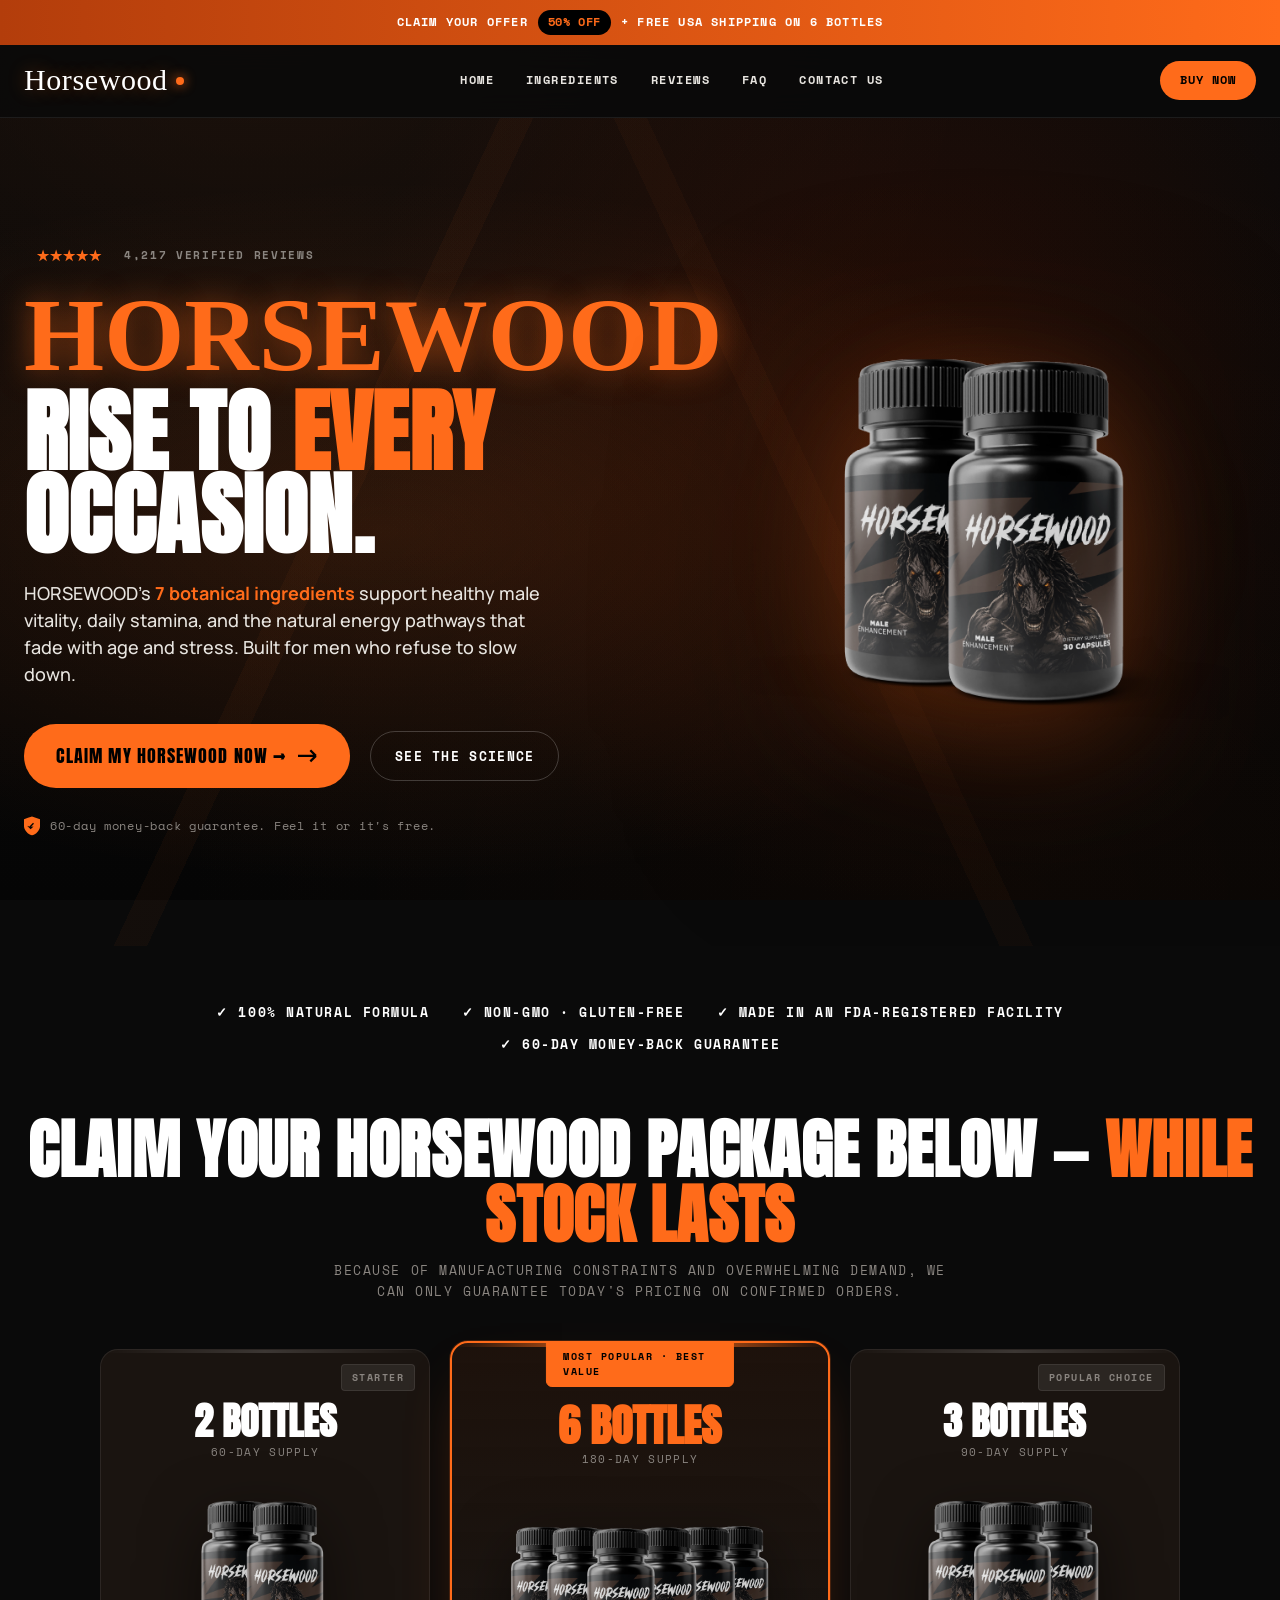
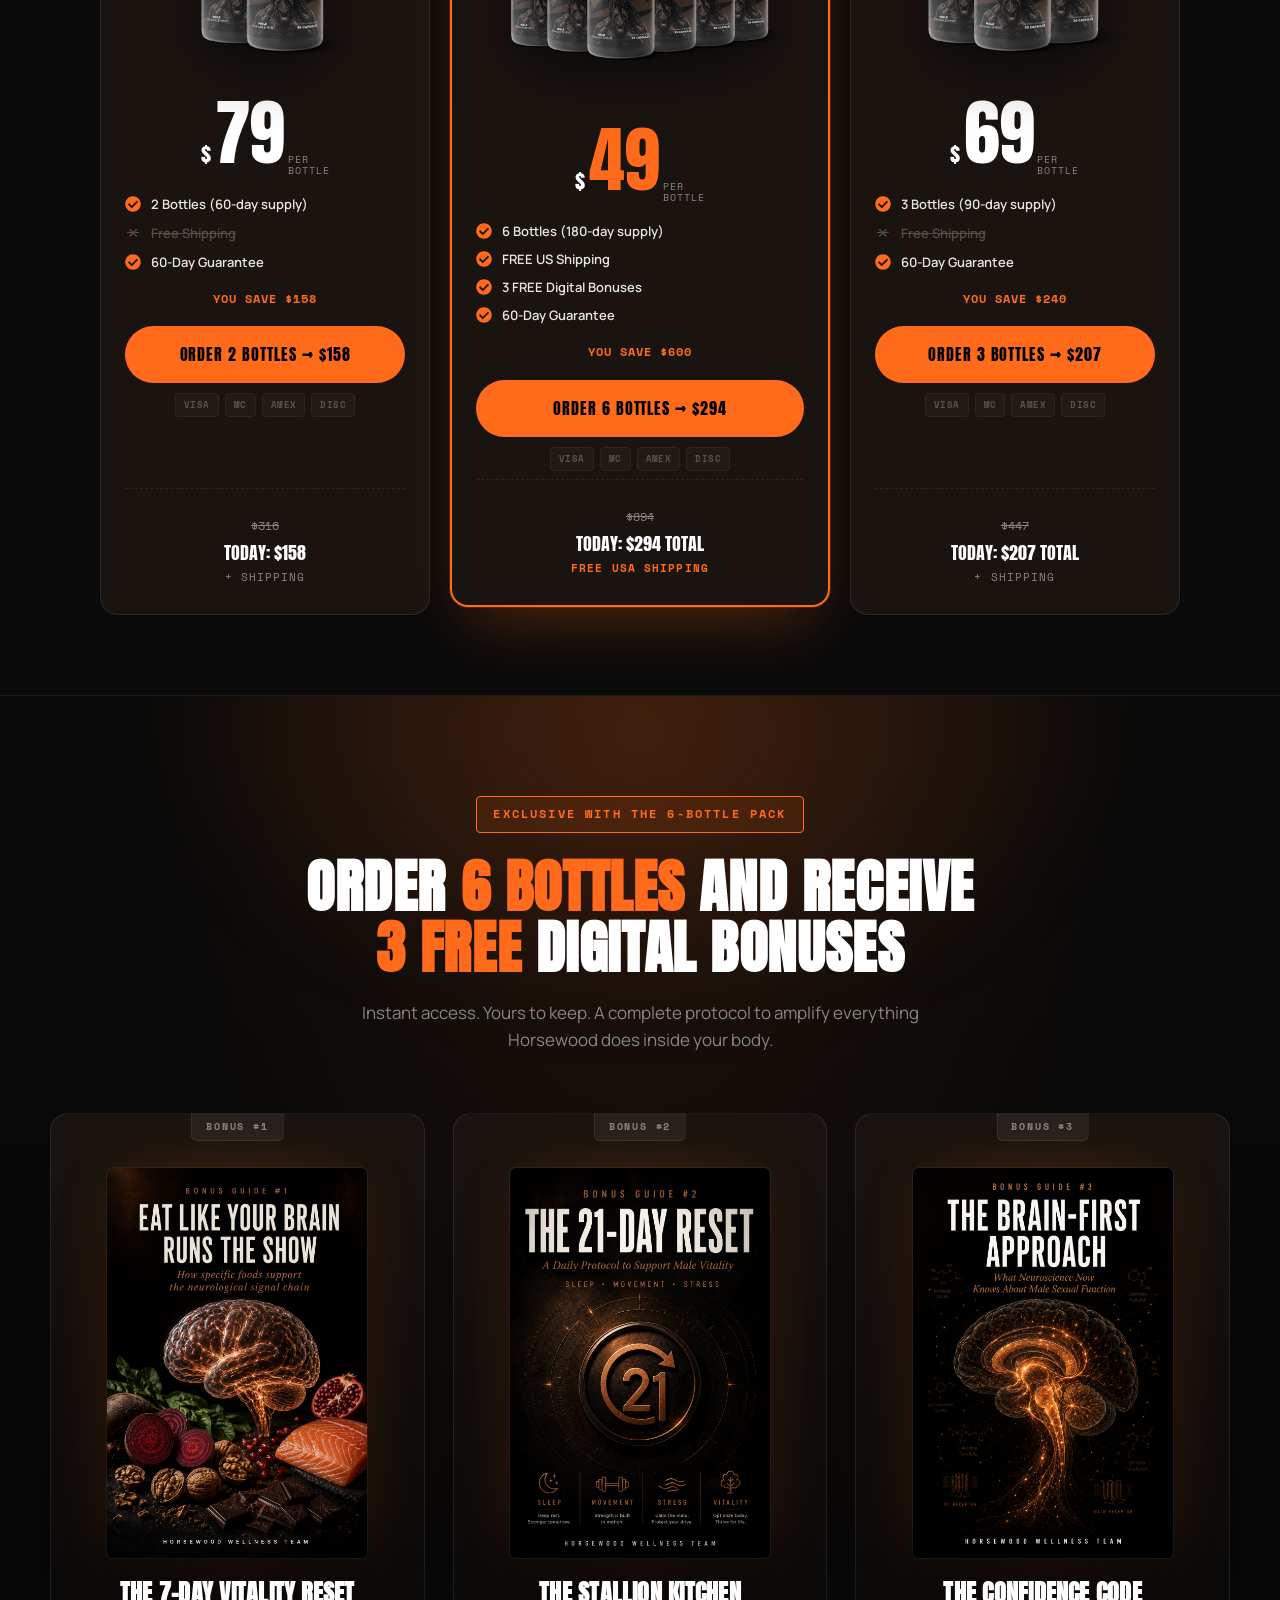
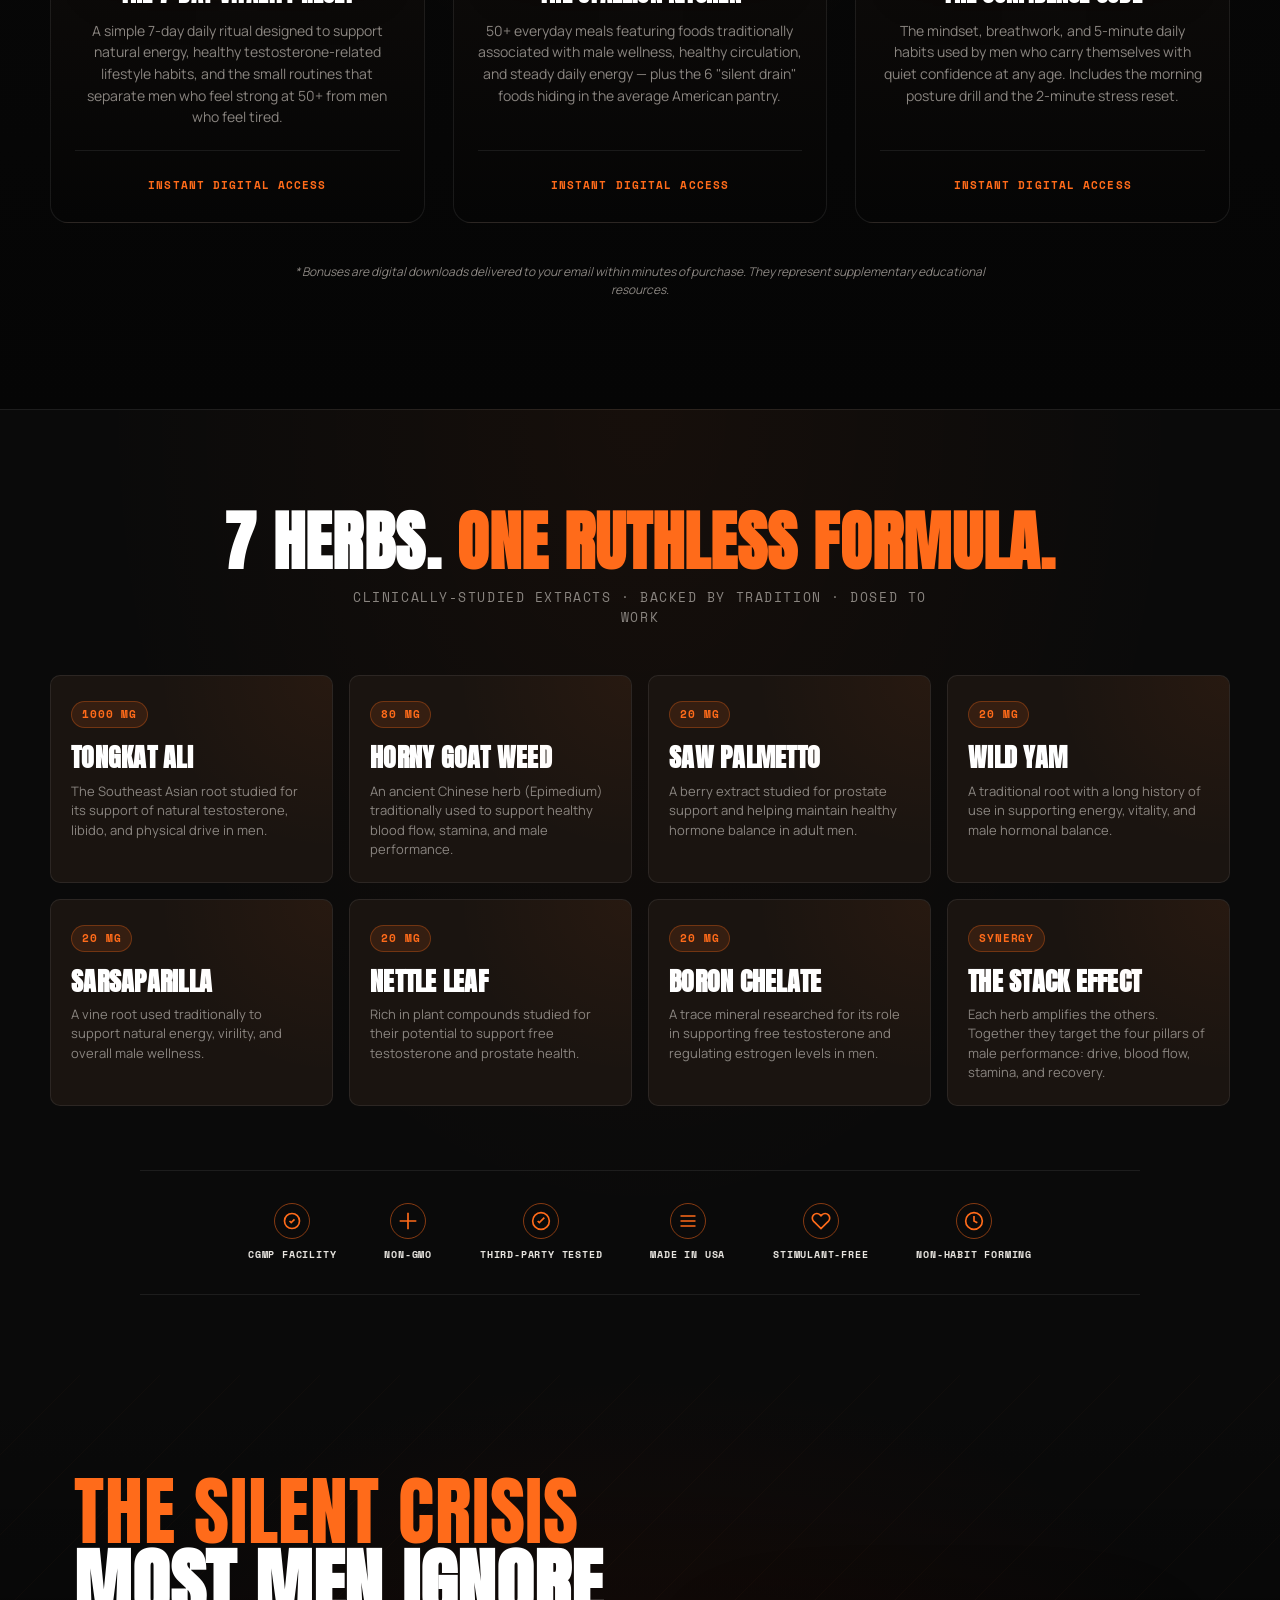
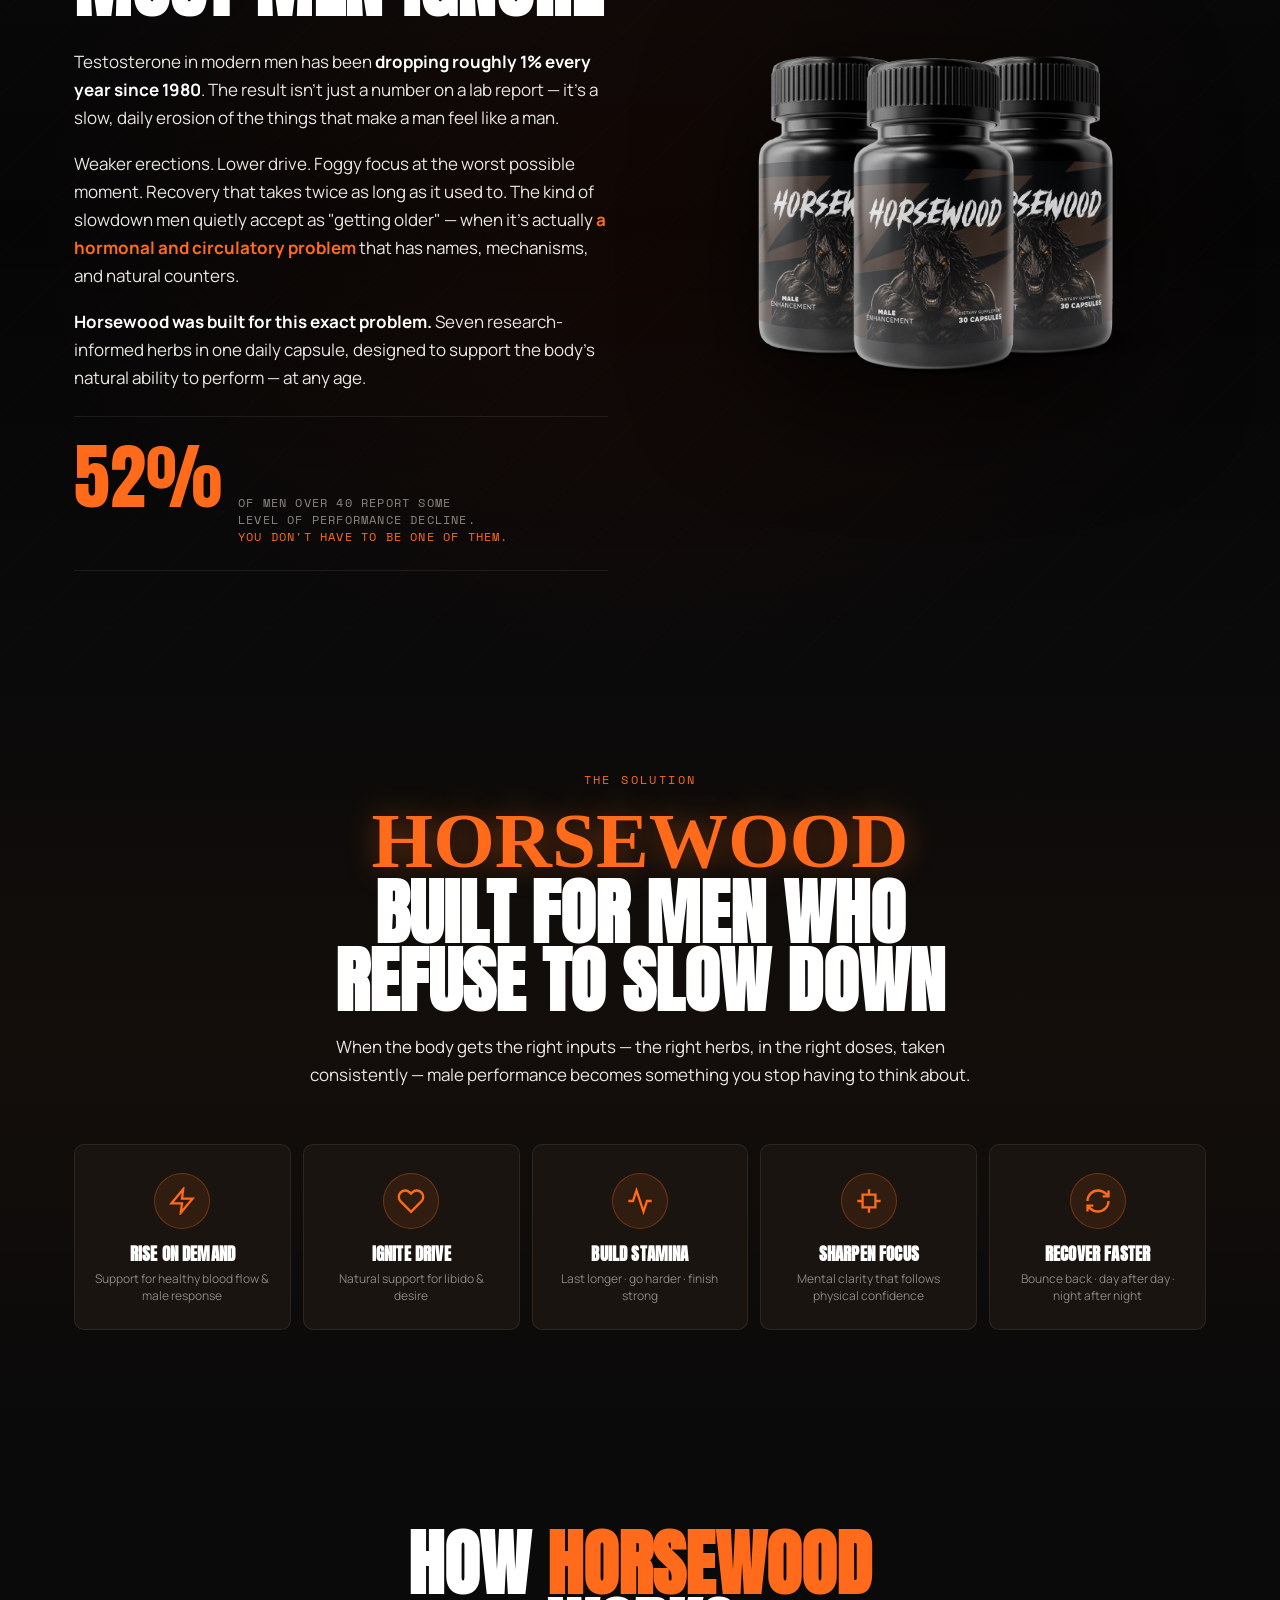
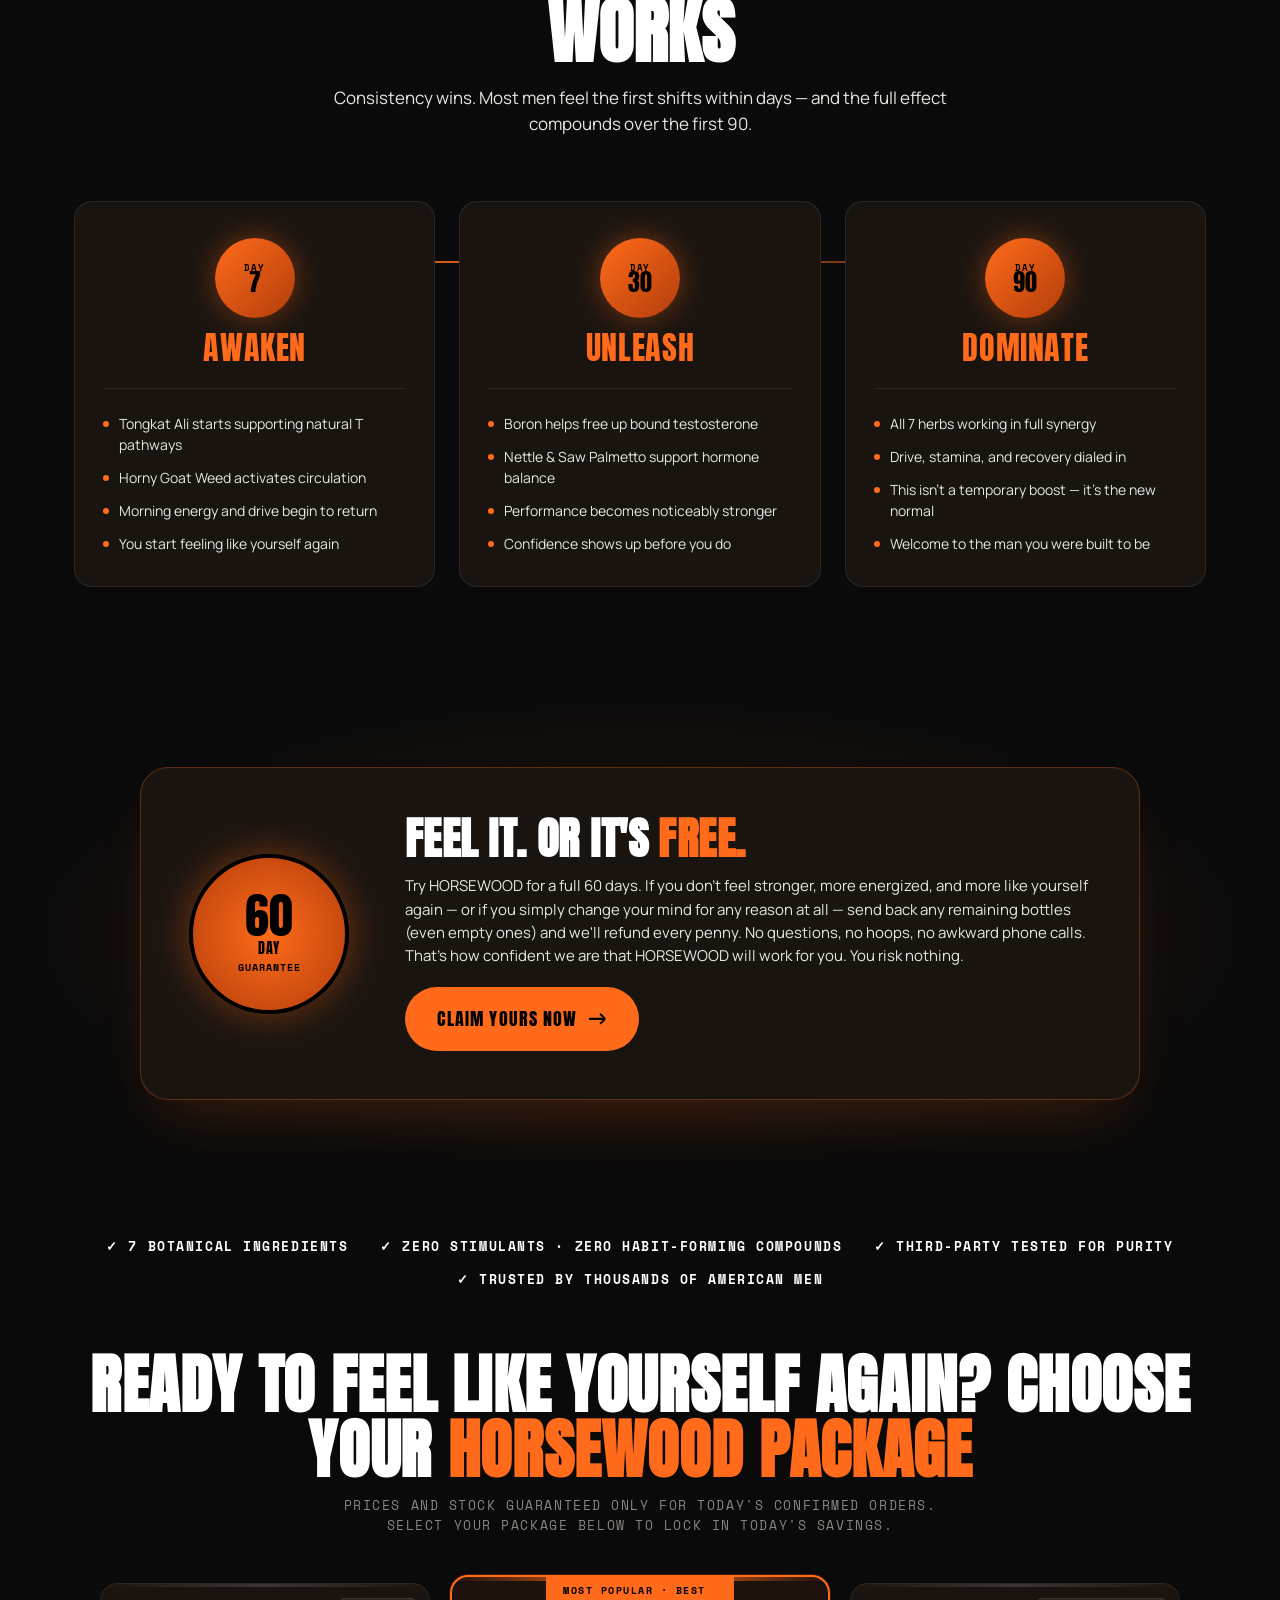
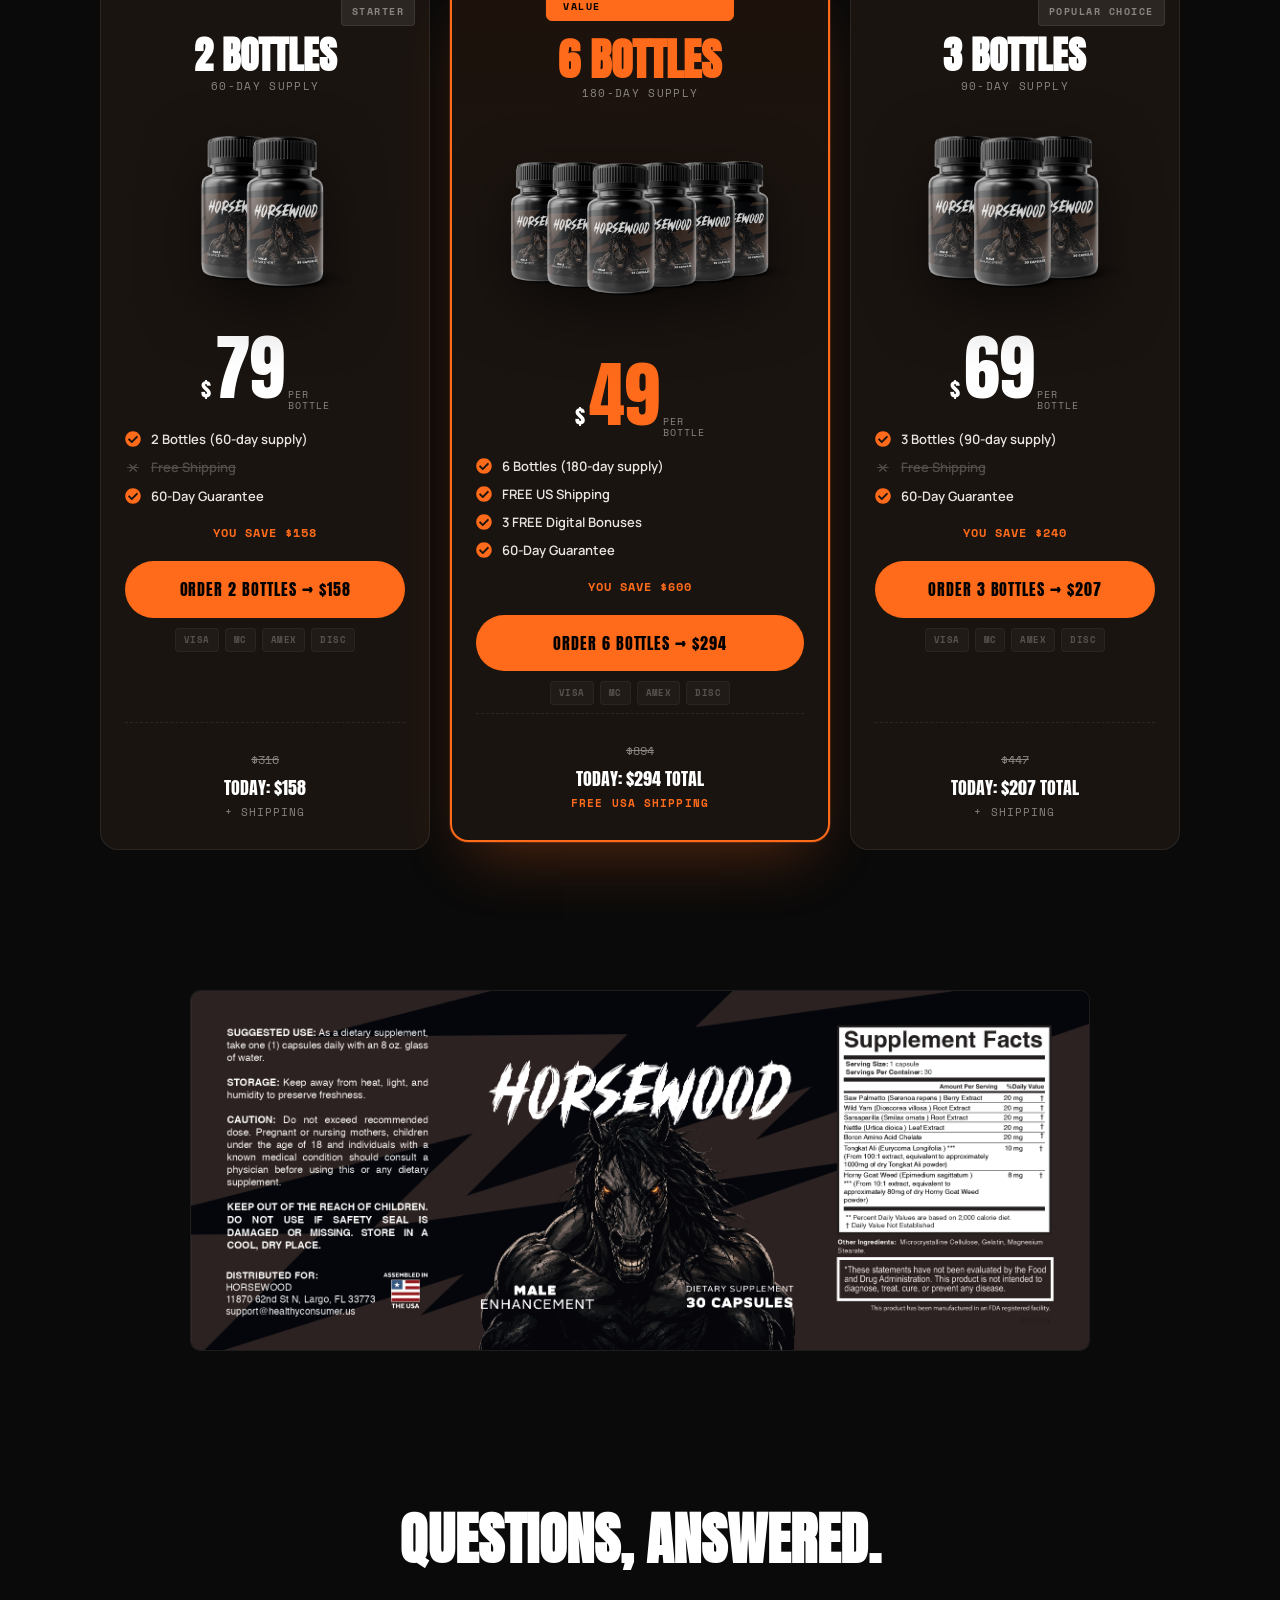
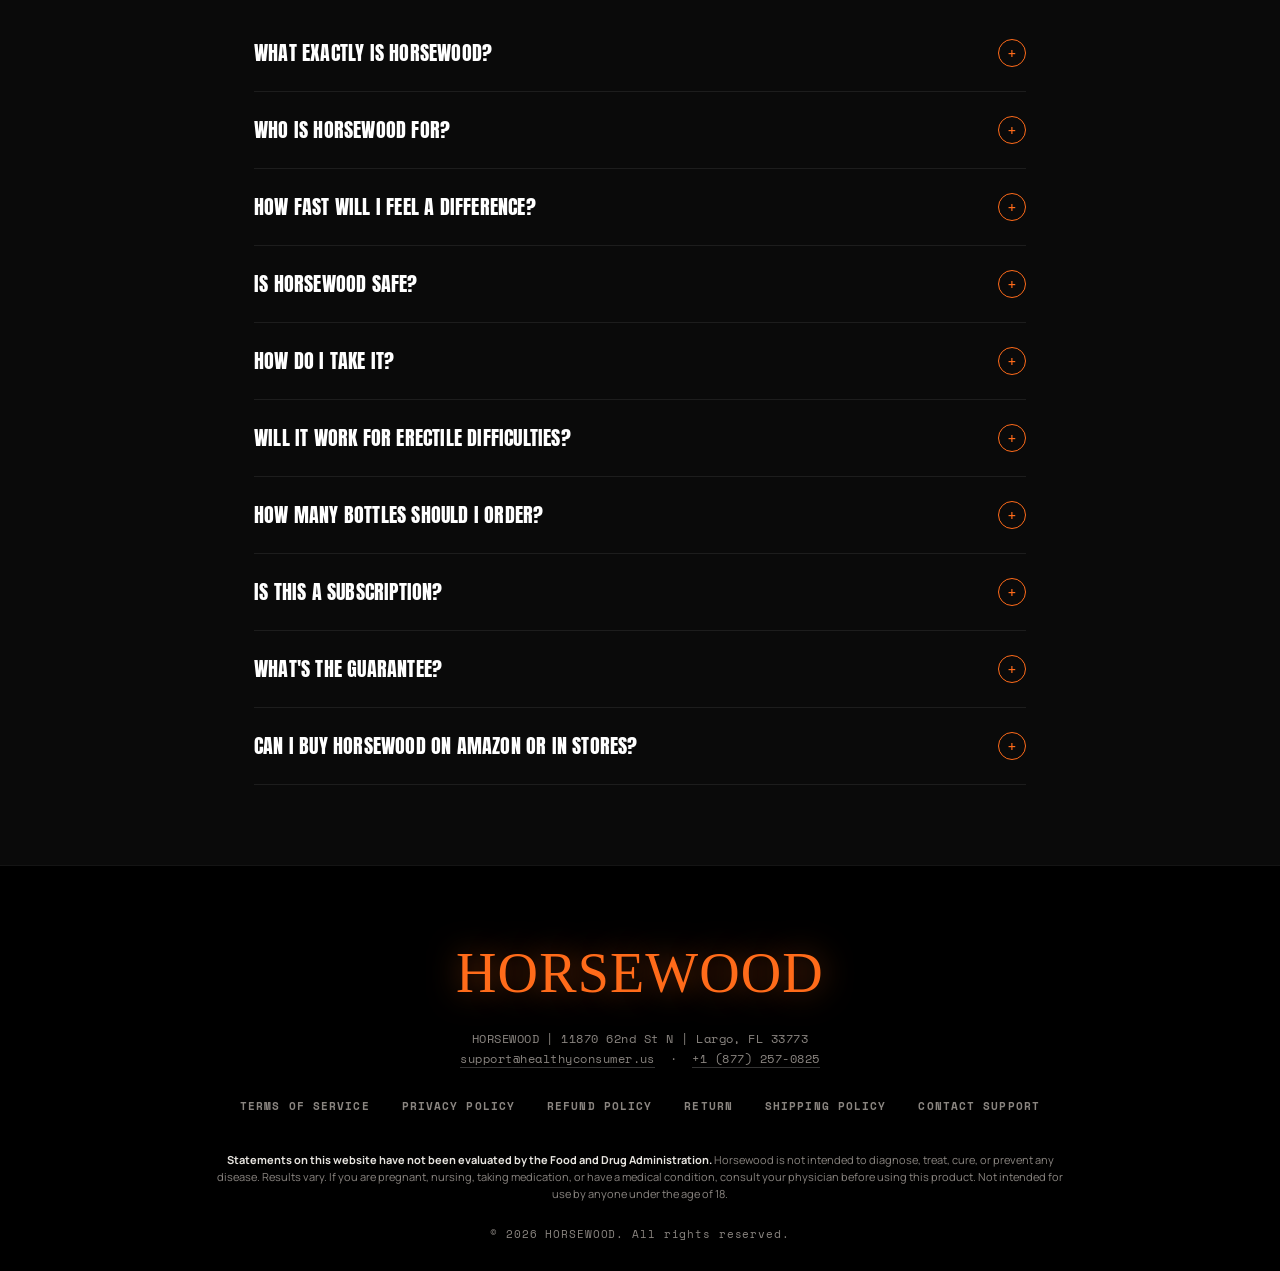
<file: vsl-01/index.html>
<!DOCTYPE html>
<html lang="en">
<head>
  <meta charset="UTF-8" />
  <meta http-equiv="X-UA-Compatible" content="IE=edge" />
  <meta name="viewport" content="width=device-width, initial-scale=1" />
  <link rel="icon" type="image/png" sizes="32x32" href="https://horsewood.us/favicon-32x32.png">
  <link rel="icon" type="image/png" sizes="16x16" href="https://horsewood.us/favicon-16x16.png">
  <link rel="shortcut icon" href="https://horsewood.us/favicon.ico">
  <link rel="apple-touch-icon" sizes="180x180" href="https://horsewood.us/apple-touch-icon.png">
  <link rel="icon" type="image/png" sizes="192x192" href="https://horsewood.us/android-chrome-192x192.png">
  <link rel="icon" type="image/png" sizes="512x512" href="https://horsewood.us/android-chrome-512x512.png">
  <meta name="theme-color" content="#FF6B1A" />

  <title>Horsewood™ — Reclaim Your Performance. Naturally.</title>
  <meta name="description" content="The natural male performance stack engineered for men who refuse to slow down. 7 powerful herbs, one daily capsule, zero shortcuts." />
<!-- Google Tag Manager -->
<script>(function(w,d,s,l,i){w[l]=w[l]||[];w[l].push({'gtm.start':
new Date().getTime(),event:'gtm.js'});var f=d.getElementsByTagName(s)[0],
j=d.createElement(s),dl=l!='dataLayer'?'&l='+l:'';j.async=true;j.src=
'https://www.googletagmanager.com/gtm.js?id='+i+dl;f.parentNode.insertBefore(j,f);
})(window,document,'script','dataLayer','GTM-5XTGKDRM');</script>
<!-- End Google Tag Manager -->
  <meta property="og:title" content="Horsewood™ — The Natural Male Performance Stack" />
  <meta property="og:description" content="Engineered for men who refuse to slow down. Rise to the occasion — naturally." />
  <meta property="og:type" content="website" />

  <link rel="stylesheet" href="css/styles.css" />

  <script>
    var mysrc = "https://tracking.buygoods.com/track/?a=12662&firstcookie=0"
      + "&tracking_redirect=&referrer=" + encodeURIComponent(document.referrer)
      + "&sessid2=" + ReadCookie('sessid2')
      + "&product=hrsw2_fun_b3,hrsw3_fun_b3_af,hrsw6_fun_b3"
      + "&vid1=&vid2=&vid3=&caller_url=" + encodeURIComponent(window.location.href);
    if (typeof add_to_cart !== 'undefined') { mysrc = mysrc + '&add_to_cart=' + add_to_cart; }
    var newScript = document.createElement('script');
    newScript.type = 'text/javascript';
    newScript.defer = true;
    newScript.src = mysrc;
    var s = document.getElementsByTagName('script')[0];
    s.parentNode.insertBefore(newScript, s);

    function ReadCookie(name) {
      name += '=';
      var parts = document.cookie.split(/;\s*/);
      for (var i = 0; i < parts.length; i++) {
        var part = parts[i];
        if (part.indexOf(name) == 0) return part.substring(name.length);
      }
      return '';
    }
  </script>

  <script type="text/javascript">
    setTimeout(function () {
      var i = document.createElement("iframe");
      i.async = true;
      i.style = "display:none";
      i.setAttribute("src", "https://buygoods.com/affiliates/go/conversion/iframe/bg?a=12662&t=3dc2e49f876df64bd1a74f0d7f54ce0c&s=" + ReadCookie('sessid2'));
      document.body.appendChild(i);
    }, 1000);
  </script>
</head>
<body>
<!-- Google Tag Manager (noscript) -->
<noscript><iframe src="https://www.googletagmanager.com/ns.html?id=GTM-5XTGKDRM"
height="0" width="0" style="display:none;visibility:hidden"></iframe></noscript>
<!-- End Google Tag Manager (noscript) -->
  <div class="announcement-bar">
    <a href="index.html@aff_id=3682.html#order-section" class="scroll-to-section">
      <span>CLAIM YOUR OFFER</span>
      <span class="discount-bubble">50% OFF</span>
      <span>+ FREE USA SHIPPING ON 6 BOTTLES</span>
    </a>
  </div>

  <header class="site-header">
    <div class="header-inner">

      <button class="menu-toggle" data-menu-toggle aria-label="Open menu">
        <svg width="28" height="28" fill="none" viewBox="0 0 28 28">
          <path stroke="currentColor" stroke-width="2" d="M3 7h22M3 14h22M3 21h22" />
        </svg>
      </button>

      <a href="https://horsewood.us/" class="header-logo" aria-label="Horsewood Home">
        <span>Horsewood</span>
        <span class="logo-dot" aria-hidden="true"></span>
      </a>

      <nav class="header-nav">
        <a href="index.html@aff_id=3682.html#" class="scroll-to-section">Home</a>
        <a href="index.html@aff_id=3682.html#science" class="scroll-to-section">Ingredients</a>
        <a href="index.html@aff_id=3682.html#testimonials" class="scroll-to-section">Reviews</a>
        <a href="index.html@aff_id=3682.html#faq" class="scroll-to-section">FAQ</a>
        <a href="https://horsewood.us/contact/">Contact Us</a>
      </nav>

      <a href="index.html@aff_id=3682.html#order-section" class="header-cta scroll-to-section">
        BUY NOW
      </a>
    </div>
  </header>

  <aside class="mobile-drawer" data-mobile-drawer>
    <button class="drawer-close" data-drawer-close aria-label="Close menu">
      <svg width="24" height="24" viewBox="0 0 24 24" fill="none">
        <path d="M6 6l12 12M6 18L18 6" stroke="currentColor" stroke-width="2" />
      </svg>
    </button>
    <nav class="drawer-nav">
      <a href="index.html@aff_id=3682.html#order-section" class="featured scroll-to-section">BUY NOW</a>
      <a href="index.html@aff_id=3682.html#" class="scroll-to-section">Home</a>
      <a href="index.html@aff_id=3682.html#science" class="scroll-to-section">Ingredients</a>
      <a href="index.html@aff_id=3682.html#testimonials" class="scroll-to-section">Reviews</a>
      <a href="index.html@aff_id=3682.html#faq" class="scroll-to-section">FAQ</a>
      <a href="https://horsewood.us/contact/">Contact Us</a>
    </nav>
  </aside>

  <section class="hero">
    <div class="hero-inner">
      <div class="hero-content">
        <div class="hero-reviews">
          <span class="stars" aria-hidden="true">
            <svg width="90" height="14" viewBox="0 0 104 22" fill="currentColor">
              <path d="M11.24.71l2.3 7.1h7.46l-6.03 4.38 2.3 7.1-6.03-4.4-6.03 4.4 2.3-7.1L1.48 7.8h7.46zM31.77.71l2.3 7.1h7.46l-6.03 4.38 2.3 7.1-6.03-4.4-6.03 4.4 2.3-7.1-6.03-4.38h7.46zM52.3.71l2.3 7.1h7.46l-6.03 4.38 2.3 7.1-6.03-4.4-6.03 4.4 2.3-7.1-6.03-4.38h7.46zM72.84.71l2.3 7.1h7.46l-6.03 4.38 2.3 7.1-6.03-4.4-6.03 4.4 2.3-7.1-6.03-4.38h7.46zM93.36.71l2.3 7.1h7.46l-6.03 4.38 2.3 7.1-6.03-4.4-6.03 4.4 2.3-7.1-6.03-4.38h7.46z" />
            </svg>
          </span>
          <span>4,217 verified reviews</span>
        </div>

        <h1 class="hero-title">
          <span class="brand">Horsewood</span>
          Rise to <span class="accent">every</span> occasion.
        </h1>

        <p class="hero-subtitle">
          HORSEWOOD's <strong>7 botanical ingredients</strong> support healthy male vitality, daily stamina, and the natural energy pathways that fade with age and stress. Built for men who refuse to slow down.
        </p>

        <div class="hero-cta-row">
          <a href="index.html@aff_id=3682.html#order-section" class="btn-primary scroll-to-section">
            <span>Claim My HORSEWOOD Now →</span>
            <svg width="20" height="14" viewBox="0 0 22 14" fill="none">
              <path d="M0 6.83h19.69m0 0L13.56.7m6.13 6.12-6.13 6.13" stroke="currentColor" stroke-width="2.5" />
            </svg>
          </a>
          <a href="index.html@aff_id=3682.html#science" class="btn-ghost scroll-to-section">See the Science</a>
        </div>

        <div class="hero-trust">
          <svg width="16" height="20" viewBox="0 0 20 24" fill="currentColor">
            <path fill-rule="evenodd" clip-rule="evenodd" d="M4.93 1.8 0 3.6v8.9l.21 1.5.32 1 .77 1.6.95 1.6 1.04 1.4 1.4 1.4 1.86 1.3 2.07 1 1.4.4 1.4-.4 2.07-1 1.86-1.3 1.4-1.4 1.04-1.4.95-1.6.77-1.6.32-1 .21-1.5V3.6L10 0 4.93 1.8Zm7 10.7-3.6 3.6-1.94-1.95L4.4 12.25l.58-.58 1.36 1.36 1.93-1.93 3.02-3.02 1.17 1.17-3.6 3.6Z" />
          </svg>
          <span>60-day money-back guarantee. Feel it or it's free.</span>
        </div>
      </div>

      <div class="hero-product">
        <img src="images/jar-horsewood-2.png" alt="Horsewood Male Enhancement bottle" class="hero-product-img" />
      </div>
    </div>
  </section>



  <section class="claim-strip">
    <div class="container">
      <div class="claim-strip-items">
        <span>✓ 100% NATURAL FORMULA</span>
        <span>✓ NON-GMO · GLUTEN-FREE</span>
        <span>✓ MADE IN AN FDA-REGISTERED FACILITY</span>
        <span>✓ 60-DAY MONEY-BACK GUARANTEE</span>
      </div>
    </div>
  </section>

  <section class="pricing-section" id="order-section">
    <div class="container-wide">
      <div class="section-header">
        <h2>Claim Your HORSEWOOD Package Below — <span class="text-orange">While Stock Lasts</span></h2>
        <p class="section-subhead">Because of manufacturing constraints and overwhelming demand, we can only guarantee today's pricing on confirmed orders.</p>
      </div>

      <div class="pricing-grid">

        <div class="pricing-card">
          <div class="pricing-card-label">STARTER</div>
          <h3 class="pricing-qty">2 BOTTLES</h3>
          <p class="pricing-supply">60-Day Supply</p>
          <div class="pricing-img-wrap">
            <img src="images/jar-horsewood-2.png" alt="Horsewood 2 bottles" class="pricing-img" loading="lazy" />
          </div>
          <div class="pricing-price">
            <span class="price-dollar">$</span><span class="price-big">79</span><span class="price-per">per<br>bottle</span>
          </div>
          <ul class="pricing-checks">
            <li><svg class="check-icon" viewBox="0 0 512 512"><path d="M504 256c0 137-111 248-248 248S8 393 8 256 119 8 256 8s248 111 248 248zM227 387l184-184c6-6 6-16 0-23l-23-22c-6-6-16-6-22 0L216 308l-70-70c-6-6-16-6-23 0l-22 22c-6 7-6 17 0 23l104 104c6 6 16 6 22 0z"/></svg> 2 Bottles (60-day supply)</li>
            <li class="check-disabled"><span class="x-icon">✕</span> Free Shipping</li>
            <li><svg class="check-icon" viewBox="0 0 512 512"><path d="M504 256c0 137-111 248-248 248S8 393 8 256 119 8 256 8s248 111 248 248zM227 387l184-184c6-6 6-16 0-23l-23-22c-6-6-16-6-22 0L216 308l-70-70c-6-6-16-6-23 0l-22 22c-6 7-6 17 0 23l104 104c6 6 16 6 22 0z"/></svg> 60-Day Guarantee</li>
          </ul>
          <p class="pricing-savings">You save $158</p>
          <a href="https://buygoods.com/secure/checkout.html?account_id=12662&product_codename=hrsw2_fun_b3&redirect=aHR0cHM6Ly9ob3JzZXdvb2QudXMvZnVubmVsYjMvdXAxLTAx" class="btn-primary btn-block buy-link">
            <span>Order 2 Bottles → $158</span>
          </a>
          <div class="payment-icons" aria-hidden="true"><span>VISA</span><span>MC</span><span>AMEX</span><span>DISC</span></div>
          <div class="pricing-bottom">
            <p class="pricing-bottom-retail"><span class="strikethrough">$316</span></p>
            <p class="pricing-bottom-total">Today: $158</p>
            <p class="pricing-bottom-shipping">+ Shipping</p>
          </div>
        </div>

        <div class="pricing-card featured">
          <div class="pricing-card-label">MOST POPULAR · BEST VALUE</div>
          <h3 class="pricing-qty">6 BOTTLES</h3>
          <p class="pricing-supply">180-Day Supply</p>
          <div class="pricing-img-wrap">
            <img src="images/jar-horsewood-6.png" alt="Horsewood 6 bottles" class="pricing-img" loading="lazy" />
          </div>
          <div class="pricing-price">
            <span class="price-dollar">$</span><span class="price-big">49</span><span class="price-per">per<br>bottle</span>
          </div>
          <ul class="pricing-checks">
            <li><svg class="check-icon" viewBox="0 0 512 512"><path d="M504 256c0 137-111 248-248 248S8 393 8 256 119 8 256 8s248 111 248 248zM227 387l184-184c6-6 6-16 0-23l-23-22c-6-6-16-6-22 0L216 308l-70-70c-6-6-16-6-23 0l-22 22c-6 7-6 17 0 23l104 104c6 6 16 6 22 0z"/></svg> 6 Bottles (180-day supply)</li>
            <li><svg class="check-icon" viewBox="0 0 512 512"><path d="M504 256c0 137-111 248-248 248S8 393 8 256 119 8 256 8s248 111 248 248zM227 387l184-184c6-6 6-16 0-23l-23-22c-6-6-16-6-22 0L216 308l-70-70c-6-6-16-6-23 0l-22 22c-6 7-6 17 0 23l104 104c6 6 16 6 22 0z"/></svg> FREE US Shipping</li>
            <li class="check-bonus"><svg class="check-icon" viewBox="0 0 512 512"><path d="M504 256c0 137-111 248-248 248S8 393 8 256 119 8 256 8s248 111 248 248zM227 387l184-184c6-6 6-16 0-23l-23-22c-6-6-16-6-22 0L216 308l-70-70c-6-6-16-6-23 0l-22 22c-6 7-6 17 0 23l104 104c6 6 16 6 22 0z"/></svg> <strong>3 FREE Digital Bonuses</strong></li>
            <li><svg class="check-icon" viewBox="0 0 512 512"><path d="M504 256c0 137-111 248-248 248S8 393 8 256 119 8 256 8s248 111 248 248zM227 387l184-184c6-6 6-16 0-23l-23-22c-6-6-16-6-22 0L216 308l-70-70c-6-6-16-6-23 0l-22 22c-6 7-6 17 0 23l104 104c6 6 16 6 22 0z"/></svg> 60-Day Guarantee</li>
          </ul>
          <p class="pricing-savings">You save $600</p>
          <a href="https://buygoods.com/secure/checkout.html?account_id=12662&product_codename=hrsw6_fun_b3&redirect=aHR0cHM6Ly9ob3JzZXdvb2QudXMvZnVubmVsYjMvdXAxLTA2" class="btn-primary btn-block buy-link">
            <span>Order 6 Bottles → $294</span>
          </a>
          <div class="payment-icons" aria-hidden="true"><span>VISA</span><span>MC</span><span>AMEX</span><span>DISC</span></div>
          <div class="pricing-bottom">
            <p class="pricing-bottom-retail"><span class="strikethrough">$894</span></p>
            <p class="pricing-bottom-total">Today: $294 total</p>
            <p class="pricing-bottom-shipping free">FREE USA Shipping</p>
          </div>
        </div>

        <div class="pricing-card">
          <div class="pricing-card-label">POPULAR CHOICE</div>
          <h3 class="pricing-qty">3 BOTTLES</h3>
          <p class="pricing-supply">90-Day Supply</p>
          <div class="pricing-img-wrap">
            <img src="images/jar-horsewood-3.png" alt="Horsewood 3 bottles" class="pricing-img" loading="lazy" />
          </div>
          <div class="pricing-price">
            <span class="price-dollar">$</span><span class="price-big">69</span><span class="price-per">per<br>bottle</span>
          </div>
          <ul class="pricing-checks">
            <li><svg class="check-icon" viewBox="0 0 512 512"><path d="M504 256c0 137-111 248-248 248S8 393 8 256 119 8 256 8s248 111 248 248zM227 387l184-184c6-6 6-16 0-23l-23-22c-6-6-16-6-22 0L216 308l-70-70c-6-6-16-6-23 0l-22 22c-6 7-6 17 0 23l104 104c6 6 16 6 22 0z"/></svg> 3 Bottles (90-day supply)</li>
            <li class="check-disabled"><span class="x-icon">✕</span> Free Shipping</li>
            <li><svg class="check-icon" viewBox="0 0 512 512"><path d="M504 256c0 137-111 248-248 248S8 393 8 256 119 8 256 8s248 111 248 248zM227 387l184-184c6-6 6-16 0-23l-23-22c-6-6-16-6-22 0L216 308l-70-70c-6-6-16-6-23 0l-22 22c-6 7-6 17 0 23l104 104c6 6 16 6 22 0z"/></svg> 60-Day Guarantee</li>
          </ul>
          <p class="pricing-savings">You save $240</p>
          <a href="https://buygoods.com/secure/checkout.html?account_id=12662&product_codename=hrsw3_fun_b3_af&redirect=aHR0cHM6Ly9ob3JzZXdvb2QudXMvZnVubmVsYjMvdXAxLTAz" class="btn-primary btn-block buy-link">
            <span>Order 3 Bottles → $207</span>
          </a>
          <div class="payment-icons" aria-hidden="true"><span>VISA</span><span>MC</span><span>AMEX</span><span>DISC</span></div>
          <div class="pricing-bottom">
            <p class="pricing-bottom-retail"><span class="strikethrough">$447</span></p>
            <p class="pricing-bottom-total">Today: $207 total</p>
            <p class="pricing-bottom-shipping">+ Shipping</p>
          </div>
        </div>

      </div>
    </div>
  </section>

  <section class="bonus-section" id="bonuses">
    <div class="bonus-bg-glow" aria-hidden="true"></div>
    <div class="container-wide">

      <div class="bonus-header">
        <span class="bonus-eyebrow">EXCLUSIVE WITH THE 6-BOTTLE PACK</span>
        <h2 class="bonus-title">
          Order <span class="text-orange">6 Bottles</span> And Receive<br>
          <span class="text-orange">3 FREE</span> Digital Bonuses
        </h2>
        <p class="bonus-subhead">Instant access. Yours to keep. A complete protocol to amplify everything Horsewood does inside your body.</p>
      </div>

      <div class="bonus-grid">

        <article class="bonus-card">
          <div class="bonus-tag">BONUS #1</div>
          <div class="bonus-img-wrap">
            <img src="images/ebooks/bonus-1.png" alt="Eat Like Your Brain Runs The Show — bonus ebook" class="bonus-img" loading="lazy" />
          </div>
          <h3 class="bonus-card-title">The 7-Day Vitality Reset</h3>
          <p class="bonus-card-desc">A simple 7-day daily ritual designed to support natural energy, healthy testosterone-related lifestyle habits, and the small routines that separate men who feel strong at 50+ from men who feel tired.</p>
          <div class="bonus-meta">
            <span class="bonus-meta-pill">Instant Digital Access</span>
          </div>
        </article>

        <article class="bonus-card">
          <div class="bonus-tag">BONUS #2</div>
          <div class="bonus-img-wrap">
            <img src="images/ebooks/bonus-2.png" alt="The 21-Day Reset — bonus ebook" class="bonus-img" loading="lazy" />
          </div>
          <h3 class="bonus-card-title">The Stallion Kitchen</h3>
          <p class="bonus-card-desc">50+ everyday meals featuring foods traditionally associated with male wellness, healthy circulation, and steady daily energy — plus the 6 "silent drain" foods hiding in the average American pantry.</p>
          <div class="bonus-meta">
            <span class="bonus-meta-pill">Instant Digital Access</span>
          </div>
        </article>

        <article class="bonus-card">
          <div class="bonus-tag">BONUS #3</div>
          <div class="bonus-img-wrap">
            <img src="images/ebooks/bonus-3.png" alt="The Brain-First Approach — bonus ebook" class="bonus-img" loading="lazy" />
          </div>
          <h3 class="bonus-card-title">The Confidence Code</h3>
          <p class="bonus-card-desc">The mindset, breathwork, and 5-minute daily habits used by men who carry themselves with quiet confidence at any age. Includes the morning posture drill and the 2-minute stress reset.</p>
          <div class="bonus-meta">
            <span class="bonus-meta-pill">Instant Digital Access</span>
          </div>
        </article>

      </div>

      <p class="bonus-disclaimer">* Bonuses are digital downloads delivered to your email within minutes of purchase. They represent supplementary educational resources.</p>

    </div>
  </section>

  <section class="ingredients-section" id="science">
    <div class="container-wide">
      <div class="section-header">
        <h2>7 herbs. <span class="text-orange">One ruthless formula.</span></h2>
        <p class="section-subhead">Clinically-studied extracts · Backed by tradition · Dosed to work</p>
      </div>

      <div class="ingredients-grid">
        
        <article class="ingredient-card">
          <span class="ingredient-dosage">1000 mg</span>
          <h3 class="ingredient-name">Tongkat Ali</h3>
          <p class="ingredient-desc">The Southeast Asian root studied for its support of natural testosterone, libido, and physical drive in men.</p>
        </article>

        <article class="ingredient-card">
          <span class="ingredient-dosage">80 mg</span>
          <h3 class="ingredient-name">Horny Goat Weed</h3>
          <p class="ingredient-desc">An ancient Chinese herb (Epimedium) traditionally used to support healthy blood flow, stamina, and male performance.</p>
        </article>

        <article class="ingredient-card">
          <span class="ingredient-dosage">20 mg</span>
          <h3 class="ingredient-name">Saw Palmetto</h3>
          <p class="ingredient-desc">A berry extract studied for prostate support and helping maintain healthy hormone balance in adult men.</p>
        </article>

        <article class="ingredient-card">
          <span class="ingredient-dosage">20 mg</span>
          <h3 class="ingredient-name">Wild Yam</h3>
          <p class="ingredient-desc">A traditional root with a long history of use in supporting energy, vitality, and male hormonal balance.</p>
        </article>

        <article class="ingredient-card">
          <span class="ingredient-dosage">20 mg</span>
          <h3 class="ingredient-name">Sarsaparilla</h3>
          <p class="ingredient-desc">A vine root used traditionally to support natural energy, virility, and overall male wellness.</p>
        </article>

        <article class="ingredient-card">
          <span class="ingredient-dosage">20 mg</span>
          <h3 class="ingredient-name">Nettle Leaf</h3>
          <p class="ingredient-desc">Rich in plant compounds studied for their potential to support free testosterone and prostate health.</p>
        </article>

        <article class="ingredient-card">
          <span class="ingredient-dosage">20 mg</span>
          <h3 class="ingredient-name">Boron Chelate</h3>
          <p class="ingredient-desc">A trace mineral researched for its role in supporting free testosterone and regulating estrogen levels in men.</p>
        </article>

        <article class="ingredient-card">
          <span class="ingredient-dosage">SYNERGY</span>
          <h3 class="ingredient-name">The Stack Effect</h3>
          <p class="ingredient-desc">Each herb amplifies the others. Together they target the four pillars of male performance: drive, blood flow, stamina, and recovery.</p>
        </article>
      </div>

      <div class="quality-logos">
        <div class="quality-logo">
          <div class="quality-logo-icon">
            <svg width="20" height="20" viewBox="0 0 24 24" fill="none" stroke="currentColor" stroke-width="2"><path d="M9 12l2 2 4-4M21 12c0 4.97-4.03 9-9 9s-9-4.03-9-9 4.03-9 9-9 9 4.03 9 9z"/></svg>
          </div>
          <span>cGMP Facility</span>
        </div>
        <div class="quality-logo">
          <div class="quality-logo-icon">
            <svg width="20" height="20" viewBox="0 0 24 24" fill="none" stroke="currentColor" stroke-width="2"><path d="M12 2v20M2 12h20"/></svg>
          </div>
          <span>Non-GMO</span>
        </div>
        <div class="quality-logo">
          <div class="quality-logo-icon">
            <svg width="20" height="20" viewBox="0 0 24 24" fill="none" stroke="currentColor" stroke-width="2"><circle cx="12" cy="12" r="10"/><path d="M8 12l2 2 6-6"/></svg>
          </div>
          <span>Third-Party Tested</span>
        </div>
        <div class="quality-logo">
          <div class="quality-logo-icon">
            <svg width="20" height="20" viewBox="0 0 24 24" fill="none" stroke="currentColor" stroke-width="2"><path d="M3 6h18M3 12h18M3 18h18"/></svg>
          </div>
          <span>Made in USA</span>
        </div>
        <div class="quality-logo">
          <div class="quality-logo-icon">
            <svg width="20" height="20" viewBox="0 0 24 24" fill="none" stroke="currentColor" stroke-width="2"><path d="M20.84 4.61a5.5 5.5 0 0 0-7.78 0L12 5.67l-1.06-1.06a5.5 5.5 0 0 0-7.78 7.78l1.06 1.06L12 21.23l7.78-7.78 1.06-1.06a5.5 5.5 0 0 0 0-7.78z"/></svg>
          </div>
          <span>Stimulant-Free</span>
        </div>
        <div class="quality-logo">
          <div class="quality-logo-icon">
            <svg width="20" height="20" viewBox="0 0 24 24" fill="none" stroke="currentColor" stroke-width="2"><circle cx="12" cy="12" r="10"/><path d="M12 6v6l4 2"/></svg>
          </div>
          <span>Non-Habit Forming</span>
        </div>
      </div>
    </div>
  </section>

  <section class="epidemic-section">
    <div class="epidemic-inner">
      <div>
        <h2 class="epidemic-title">
          <strong>The silent crisis</strong>
          most men ignore
        </h2>
        <div class="epidemic-text">
          <p>Testosterone in modern men has been <strong>dropping roughly 1% every year since 1980</strong>. The result isn't just a number on a lab report — it's a slow, daily erosion of the things that make a man feel like a man.</p>
          <p>Weaker erections. Lower drive. Foggy focus at the worst possible moment. Recovery that takes twice as long as it used to. The kind of slowdown men quietly accept as "getting older" — when it's actually <span class="highlight">a hormonal and circulatory problem</span> that has names, mechanisms, and natural counters.</p>
          <p><strong>Horsewood was built for this exact problem.</strong> Seven research-informed herbs in one daily capsule, designed to support the body's natural ability to perform — at any age.</p>
        </div>

        <div class="epidemic-stat">
          <div class="epidemic-stat-number">52%</div>
          <div class="epidemic-stat-label">of men over 40 report some<br>level of performance decline.<br><span style="color: var(--color-primary);">You don't have to be one of them.</span></div>
        </div>
      </div>

      <div class="epidemic-image">
        <img src="images/jar-horsewood-3.png" alt="Horsewood 3 bottles" loading="lazy" />
      </div>
    </div>
  </section>

  <section class="solution-section">
    <div class="solution-header">
      <p class="solution-eyebrow">The Solution</p>
      <h2 class="solution-title">
        <span class="brand">Horsewood</span>
        Built for men who refuse to slow down
      </h2>
      <p class="solution-intro">When the body gets the right inputs — the right herbs, in the right doses, taken consistently — male performance becomes something you stop having to think about.</p>
    </div>

    <div class="benefits-grid">

      <div class="benefit-card">
        <div class="benefit-icon">
          <svg width="28" height="28" viewBox="0 0 24 24" fill="none" stroke="currentColor" stroke-width="2"><path d="M13 2L3 14h9l-1 8 10-12h-9l1-8z"/></svg>
        </div>
        <h3 class="benefit-title">Rise on Demand</h3>
        <p class="benefit-desc">Support for healthy blood flow & male response</p>
      </div>

      <div class="benefit-card">
        <div class="benefit-icon">
          <svg width="28" height="28" viewBox="0 0 24 24" fill="none" stroke="currentColor" stroke-width="2"><path d="M20.84 4.61a5.5 5.5 0 0 0-7.78 0L12 5.67l-1.06-1.06a5.5 5.5 0 0 0-7.78 7.78l1.06 1.06L12 21.23l7.78-7.78 1.06-1.06a5.5 5.5 0 0 0 0-7.78z"/></svg>
        </div>
        <h3 class="benefit-title">Ignite Drive</h3>
        <p class="benefit-desc">Natural support for libido & desire</p>
      </div>

      <div class="benefit-card">
        <div class="benefit-icon">
          <svg width="28" height="28" viewBox="0 0 24 24" fill="none" stroke="currentColor" stroke-width="2"><path d="M22 12h-4l-3 9L9 3l-3 9H2"/></svg>
        </div>
        <h3 class="benefit-title">Build Stamina</h3>
        <p class="benefit-desc">Last longer · go harder · finish strong</p>
      </div>

      <div class="benefit-card">
        <div class="benefit-icon">
          <svg width="28" height="28" viewBox="0 0 24 24" fill="none" stroke="currentColor" stroke-width="2"><path d="M6.5 6.5h11v11h-11zM12 2v4M12 18v4M2 12h4M18 12h4"/></svg>
        </div>
        <h3 class="benefit-title">Sharpen Focus</h3>
        <p class="benefit-desc">Mental clarity that follows physical confidence</p>
      </div>

      <div class="benefit-card">
        <div class="benefit-icon">
          <svg width="28" height="28" viewBox="0 0 24 24" fill="none" stroke="currentColor" stroke-width="2"><path d="M3 12a9 9 0 0 1 9-9 9.75 9.75 0 0 1 6.74 2.74L21 8M21 3v5h-5M21 12a9 9 0 0 1-9 9 9.75 9.75 0 0 1-6.74-2.74L3 16M3 21v-5h5"/></svg>
        </div>
        <h3 class="benefit-title">Recover Faster</h3>
        <p class="benefit-desc">Bounce back · day after day · night after night</p>
      </div>

    </div>
  </section>

  <section class="how-section" id="how-it-works">
    <div class="how-header">
      <h2 class="how-title">How <span class="text-orange">Horsewood</span> works</h2>
      <p class="how-intro">Consistency wins. Most men feel the first shifts within days — and the full effect compounds over the first 90.</p>
    </div>

    <div class="timeline-desktop">

      <div class="timeline-step">
        <div class="timeline-step-header">
          <div class="timeline-step-day">
            <span class="small">Day</span>
            <span>7</span>
          </div>
          <div class="timeline-step-label">Awaken</div>
        </div>
        <ul>
          <li>Tongkat Ali starts supporting natural T pathways</li>
          <li>Horny Goat Weed activates circulation</li>
          <li>Morning energy and drive begin to return</li>
          <li>You start feeling like yourself again</li>
        </ul>
      </div>

      <div class="timeline-step">
        <div class="timeline-step-header">
          <div class="timeline-step-day">
            <span class="small">Day</span>
            <span>30</span>
          </div>
          <div class="timeline-step-label">Unleash</div>
        </div>
        <ul>
          <li>Boron helps free up bound testosterone</li>
          <li>Nettle & Saw Palmetto support hormone balance</li>
          <li>Performance becomes noticeably stronger</li>
          <li>Confidence shows up before you do</li>
        </ul>
      </div>

      <div class="timeline-step">
        <div class="timeline-step-header">
          <div class="timeline-step-day">
            <span class="small">Day</span>
            <span>90</span>
          </div>
          <div class="timeline-step-label">Dominate</div>
        </div>
        <ul>
          <li>All 7 herbs working in full synergy</li>
          <li>Drive, stamina, and recovery dialed in</li>
          <li>This isn't a temporary boost — it's the new normal</li>
          <li>Welcome to the man you were built to be</li>
        </ul>
      </div>

    </div>
  </section>

  <section class="guarantee-section" id="guarantee">
    <div class="guarantee-inner">
      <div class="guarantee-badge">
        <span class="big">60</span>
        <span class="small">DAY</span>
        <span class="tiny">GUARANTEE</span>
      </div>
      <div>
        <h2 class="guarantee-title">Feel it. Or it's <span class="text-orange">free.</span></h2>
        <p class="guarantee-desc">Try HORSEWOOD for a full 60 days. If you don't feel stronger, more energized, and more like yourself again — or if you simply change your mind for any reason at all — send back any remaining bottles (even empty ones) and we'll refund every penny. No questions, no hoops, no awkward phone calls. That's how confident we are that HORSEWOOD will work for you. You risk nothing.</p>
        <a href="index.html@aff_id=3682.html#order-section" class="btn-primary scroll-to-section">
          <span>Claim Yours Now</span>
          <svg width="18" height="12" viewBox="0 0 22 14" fill="none"><path d="M0 6.83h19.69m0 0L13.56.7m6.13 6.12-6.13 6.13" stroke="currentColor" stroke-width="2.5"/></svg>
        </a>
      </div>
    </div>
  </section>

  
  <section class="claim-strip">
    <div class="container">
      <div class="claim-strip-items">
        <span>✓ 7 BOTANICAL INGREDIENTS</span>
        <span>✓ ZERO STIMULANTS · ZERO HABIT-FORMING COMPOUNDS</span>
        <span>✓ THIRD-PARTY TESTED FOR PURITY</span>
        <span>✓ TRUSTED BY THOUSANDS OF AMERICAN MEN</span>
      </div>
    </div>
  </section>

  <section class="pricing-section" id="order-section-2">
    <div class="container-wide">
      <div class="section-header">
        <h2>Ready To Feel Like Yourself Again? Choose Your <span class="text-orange">HORSEWOOD Package</span></h2>
        <p class="section-subhead">Prices and stock guaranteed only for today's confirmed orders. Select your package below to lock in today's savings.</p>
      </div>

      <div class="pricing-grid">

        <div class="pricing-card">
          <div class="pricing-card-label">STARTER</div>
          <h3 class="pricing-qty">2 BOTTLES</h3>
          <p class="pricing-supply">60-Day Supply</p>
          <div class="pricing-img-wrap">
            <img src="images/jar-horsewood-2.png" alt="Horsewood 2 bottles" class="pricing-img" loading="lazy" />
          </div>
          <div class="pricing-price">
            <span class="price-dollar">$</span><span class="price-big">79</span><span class="price-per">per<br>bottle</span>
          </div>
          <ul class="pricing-checks">
            <li><svg class="check-icon" viewBox="0 0 512 512"><path d="M504 256c0 137-111 248-248 248S8 393 8 256 119 8 256 8s248 111 248 248zM227 387l184-184c6-6 6-16 0-23l-23-22c-6-6-16-6-22 0L216 308l-70-70c-6-6-16-6-23 0l-22 22c-6 7-6 17 0 23l104 104c6 6 16 6 22 0z"/></svg> 2 Bottles (60-day supply)</li>
            <li class="check-disabled"><span class="x-icon">✕</span> Free Shipping</li>
            <li><svg class="check-icon" viewBox="0 0 512 512"><path d="M504 256c0 137-111 248-248 248S8 393 8 256 119 8 256 8s248 111 248 248zM227 387l184-184c6-6 6-16 0-23l-23-22c-6-6-16-6-22 0L216 308l-70-70c-6-6-16-6-23 0l-22 22c-6 7-6 17 0 23l104 104c6 6 16 6 22 0z"/></svg> 60-Day Guarantee</li>
          </ul>
          <p class="pricing-savings">You save $158</p>
          <a href="https://buygoods.com/secure/checkout.html?account_id=12662&product_codename=hrsw2_fun_b3&redirect=aHR0cHM6Ly9ob3JzZXdvb2QudXMvZnVubmVsYjMvdXAxLTAx" class="btn-primary btn-block buy-link">
            <span>Order 2 Bottles → $158</span>
          </a>
          <div class="payment-icons" aria-hidden="true"><span>VISA</span><span>MC</span><span>AMEX</span><span>DISC</span></div>
          <div class="pricing-bottom">
            <p class="pricing-bottom-retail"><span class="strikethrough">$316</span></p>
            <p class="pricing-bottom-total">Today: $158</p>
            <p class="pricing-bottom-shipping">+ Shipping</p>
          </div>
        </div>

        <div class="pricing-card featured">
          <div class="pricing-card-label">MOST POPULAR · BEST VALUE</div>
          <h3 class="pricing-qty">6 BOTTLES</h3>
          <p class="pricing-supply">180-Day Supply</p>
          <div class="pricing-img-wrap">
            <img src="images/jar-horsewood-6.png" alt="Horsewood 6 bottles" class="pricing-img" loading="lazy" />
          </div>
          <div class="pricing-price">
            <span class="price-dollar">$</span><span class="price-big">49</span><span class="price-per">per<br>bottle</span>
          </div>
          <ul class="pricing-checks">
            <li><svg class="check-icon" viewBox="0 0 512 512"><path d="M504 256c0 137-111 248-248 248S8 393 8 256 119 8 256 8s248 111 248 248zM227 387l184-184c6-6 6-16 0-23l-23-22c-6-6-16-6-22 0L216 308l-70-70c-6-6-16-6-23 0l-22 22c-6 7-6 17 0 23l104 104c6 6 16 6 22 0z"/></svg> 6 Bottles (180-day supply)</li>
            <li><svg class="check-icon" viewBox="0 0 512 512"><path d="M504 256c0 137-111 248-248 248S8 393 8 256 119 8 256 8s248 111 248 248zM227 387l184-184c6-6 6-16 0-23l-23-22c-6-6-16-6-22 0L216 308l-70-70c-6-6-16-6-23 0l-22 22c-6 7-6 17 0 23l104 104c6 6 16 6 22 0z"/></svg> FREE US Shipping</li>
            <li class="check-bonus"><svg class="check-icon" viewBox="0 0 512 512"><path d="M504 256c0 137-111 248-248 248S8 393 8 256 119 8 256 8s248 111 248 248zM227 387l184-184c6-6 6-16 0-23l-23-22c-6-6-16-6-22 0L216 308l-70-70c-6-6-16-6-23 0l-22 22c-6 7-6 17 0 23l104 104c6 6 16 6 22 0z"/></svg> <strong>3 FREE Digital Bonuses</strong></li>
            <li><svg class="check-icon" viewBox="0 0 512 512"><path d="M504 256c0 137-111 248-248 248S8 393 8 256 119 8 256 8s248 111 248 248zM227 387l184-184c6-6 6-16 0-23l-23-22c-6-6-16-6-22 0L216 308l-70-70c-6-6-16-6-23 0l-22 22c-6 7-6 17 0 23l104 104c6 6 16 6 22 0z"/></svg> 60-Day Guarantee</li>
          </ul>
          <p class="pricing-savings">You save $600</p>
          <a href="https://buygoods.com/secure/checkout.html?account_id=12662&product_codename=hrsw6_fun_b3&redirect=aHR0cHM6Ly9ob3JzZXdvb2QudXMvZnVubmVsYjMvdXAxLTA2" class="btn-primary btn-block buy-link">
            <span>Order 6 Bottles → $294</span>
          </a>
          <div class="payment-icons" aria-hidden="true"><span>VISA</span><span>MC</span><span>AMEX</span><span>DISC</span></div>
          <div class="pricing-bottom">
            <p class="pricing-bottom-retail"><span class="strikethrough">$894</span></p>
            <p class="pricing-bottom-total">Today: $294 total</p>
            <p class="pricing-bottom-shipping free">FREE USA Shipping</p>
          </div>
        </div>

        <div class="pricing-card">
          <div class="pricing-card-label">POPULAR CHOICE</div>
          <h3 class="pricing-qty">3 BOTTLES</h3>
          <p class="pricing-supply">90-Day Supply</p>
          <div class="pricing-img-wrap">
            <img src="images/jar-horsewood-3.png" alt="Horsewood 3 bottles" class="pricing-img" loading="lazy" />
          </div>
          <div class="pricing-price">
            <span class="price-dollar">$</span><span class="price-big">69</span><span class="price-per">per<br>bottle</span>
          </div>
          <ul class="pricing-checks">
            <li><svg class="check-icon" viewBox="0 0 512 512"><path d="M504 256c0 137-111 248-248 248S8 393 8 256 119 8 256 8s248 111 248 248zM227 387l184-184c6-6 6-16 0-23l-23-22c-6-6-16-6-22 0L216 308l-70-70c-6-6-16-6-23 0l-22 22c-6 7-6 17 0 23l104 104c6 6 16 6 22 0z"/></svg> 3 Bottles (90-day supply)</li>
            <li class="check-disabled"><span class="x-icon">✕</span> Free Shipping</li>
            <li><svg class="check-icon" viewBox="0 0 512 512"><path d="M504 256c0 137-111 248-248 248S8 393 8 256 119 8 256 8s248 111 248 248zM227 387l184-184c6-6 6-16 0-23l-23-22c-6-6-16-6-22 0L216 308l-70-70c-6-6-16-6-23 0l-22 22c-6 7-6 17 0 23l104 104c6 6 16 6 22 0z"/></svg> 60-Day Guarantee</li>
          </ul>
          <p class="pricing-savings">You save $240</p>
          <a href="https://buygoods.com/secure/checkout.html?account_id=12662&product_codename=hrsw3_fun_b3_af&redirect=aHR0cHM6Ly9ob3JzZXdvb2QudXMvZnVubmVsYjMvdXAxLTAz" class="btn-primary btn-block buy-link">
            <span>Order 3 Bottles → $207</span>
          </a>
          <div class="payment-icons" aria-hidden="true"><span>VISA</span><span>MC</span><span>AMEX</span><span>DISC</span></div>
          <div class="pricing-bottom">
            <p class="pricing-bottom-retail"><span class="strikethrough">$447</span></p>
            <p class="pricing-bottom-total">Today: $207 total</p>
            <p class="pricing-bottom-shipping">+ Shipping</p>
          </div>
        </div>

      </div>
    </div>
  </section>

  <section class="label-section">
    <div class="container">
      <img src="images/horsewood-label-full.jpg" alt="Horsewood Supplement Facts label" />
    </div>
  </section>

  <section class="faq-section" id="faq">
    <div class="faq-header">
      <h2 class="faq-title">Questions, answered.</h2>
    </div>

    <div class="faq-list">

      <div class="faq-item" data-faq-item>
        <button class="faq-question" data-faq-question>
          <span>What exactly is Horsewood?</span>
          <span class="faq-toggle">+</span>
        </button>
        <div class="faq-answer">
          <div class="faq-answer-inner">
            <p>Horsewood is a daily natural male performance supplement formulated for adult men. Each capsule contains <strong>7 research-informed herbs</strong> — including Tongkat Ali (1000mg equivalent), Horny Goat Weed, Saw Palmetto, Boron, Nettle, Wild Yam, and Sarsaparilla — selected to support healthy testosterone, blood flow, drive, and male vitality.</p>
          </div>
        </div>
      </div>

      <div class="faq-item" data-faq-item>
        <button class="faq-question" data-faq-question>
          <span>Who is Horsewood for?</span>
          <span class="faq-toggle">+</span>
        </button>
        <div class="faq-answer">
          <div class="faq-answer-inner">
            <p>Horsewood is built for adult men (18+) who want to support male performance, drive, and vitality the natural way. It's especially popular with men 35+ who've noticed the slow decline in energy, drive, and confidence that comes with age — and aren't willing to accept it.</p>
            <p>If you're under 18, pregnant, nursing, on medication, or managing a medical condition, talk to your doctor before starting any new supplement.</p>
          </div>
        </div>
      </div>

      <div class="faq-item" data-faq-item>
        <button class="faq-question" data-faq-question>
          <span>How fast will I feel a difference?</span>
          <span class="faq-toggle">+</span>
        </button>
        <div class="faq-answer">
          <div class="faq-answer-inner">
            <p>Every body responds on its own timeline. Most men report subtle shifts in energy and morning drive within <strong>7–14 days</strong> of consistent use. More noticeable improvements in performance, stamina, and confidence typically show up around <strong>30–60 days</strong>.</p>
            <p>The full effect compounds over 90+ days — which is exactly why most men choose the 6-bottle pack. Consistency is what makes this work.</p>
          </div>
        </div>
      </div>

      <div class="faq-item" data-faq-item>
        <button class="faq-question" data-faq-question>
          <span>Is Horsewood safe?</span>
          <span class="faq-toggle">+</span>
        </button>
        <div class="faq-answer">
          <div class="faq-answer-inner">
            <p>Horsewood is made in a cGMP-certified facility in the USA, third-party tested for purity, and formulated entirely from natural herbal extracts and minerals — no stimulants, no synthetic hormones, no prescription compounds.</p>
            <p>That said, supplements affect everyone differently. If you're on medication (especially blood pressure, blood thinners, or hormone therapies), pregnant or nursing, or managing a medical condition, <strong>consult your doctor</strong> before starting.</p>
          </div>
        </div>
      </div>

      <div class="faq-item" data-faq-item>
        <button class="faq-question" data-faq-question>
          <span>How do I take it?</span>
          <span class="faq-toggle">+</span>
        </button>
        <div class="faq-answer">
          <div class="faq-answer-inner">
            <p>Take <strong>1 capsule daily with an 8 oz glass of water</strong>, preferably in the morning with food. That's it. No timing tricks, no loading phases, no cycling needed.</p>
            <p>Consistency beats perfection. Take it at the same time every day and let the formula do its work.</p>
          </div>
        </div>
      </div>

      <div class="faq-item" data-faq-item>
        <button class="faq-question" data-faq-question>
          <span>Will it work for erectile difficulties?</span>
          <span class="faq-toggle">+</span>
        </button>
        <div class="faq-answer">
          <div class="faq-answer-inner">
            <p>Horsewood is a dietary supplement — not a prescription drug — and we're careful not to make medical claims. What we can say: the herbs inside Horsewood (especially <strong>Tongkat Ali, Horny Goat Weed, and Boron</strong>) have been studied for their support of healthy blood flow, testosterone, and male performance.</p>
            <p>If you're experiencing significant erectile difficulties, please talk to a doctor first — there may be underlying issues worth checking. Horsewood is designed to support your body's natural function, not replace medical care.</p>
          </div>
        </div>
      </div>

      <div class="faq-item" data-faq-item>
        <button class="faq-question" data-faq-question>
          <span>How many bottles should I order?</span>
          <span class="faq-toggle">+</span>
        </button>
        <div class="faq-answer">
          <div class="faq-answer-inner">
            <p>The full effect compounds over the first 90–180 days as your body settles into the new rhythm. That's why <strong>most customers (around 87%) choose the 6-bottle pack</strong> — it gives your body a full 180-day runway, locks in the lowest per-bottle price, and includes free USA shipping.</p>
            <p>If you want to try it first, the single bottle is a fine entry point. Just know stock can run out and the discount won't always be here.</p>
          </div>
        </div>
      </div>

      <div class="faq-item" data-faq-item>
        <button class="faq-question" data-faq-question>
          <span>Is this a subscription?</span>
          <span class="faq-toggle">+</span>
        </button>
        <div class="faq-answer">
          <div class="faq-answer-inner">
            <p><strong>No.</strong> Horsewood is a one-time purchase. No auto-renewals, no surprise charges, no subscription you have to remember to cancel. What you pay today is what you pay — full stop.</p>
          </div>
        </div>
      </div>

      <div class="faq-item" data-faq-item>
        <button class="faq-question" data-faq-question>
          <span>What's the guarantee?</span>
          <span class="faq-toggle">+</span>
        </button>
        <div class="faq-answer">
          <div class="faq-answer-inner">
            <p>Every order is backed by our <strong>60-day money-back guarantee</strong>. If you don't feel a real difference in drive, performance, or energy — for any reason or no reason at all — contact our support team within 60 days and we'll refund every penny. Keep the bottles, send them back empty, doesn't matter. No questions, no hassle.</p>
          </div>
        </div>
      </div>

      <div class="faq-item" data-faq-item>
        <button class="faq-question" data-faq-question>
          <span>Can I buy Horsewood on Amazon or in stores?</span>
          <span class="faq-toggle">+</span>
        </button>
        <div class="faq-answer">
          <div class="faq-answer-inner">
            <p>Horsewood is <strong>only sold through this official page</strong>. To protect formula quality and customer safety, we don't sell on Amazon, eBay, or any third-party marketplace. Anything you find elsewhere is either counterfeit or expired. Buy here — it's the only way to guarantee you're getting the real product with the real guarantee.</p>
          </div>
        </div>
      </div>

    </div>
  </section>

  <footer class="site-footer">
    <div class="footer-inner">
      <div class="footer-brand">HORSEWOOD</div>
      <p class="footer-address">HORSEWOOD | 11870 62nd St N | Largo, FL 33773<br>
        <a href="https://horsewood.us/cdn-cgi/l/email-protection#a9dadcd9d9c6dbdde9c1ccc8c5ddc1d0cac6c7dadcc4ccdb87dcda"><span class="__cf_email__" data-cfemail="4734323737283533072f22262b332f3e24282934322a2235693234">[email&#160;protected]</span></a> &nbsp;·&nbsp;
        <a href="tel:+18772570825">+1 (877) 257-0825</a>
      </p>

      <div class="footer-links">
        <a href="https://horsewood.us/terms/">Terms of Service</a>
        <a href="https://horsewood.us/privacy/">Privacy Policy</a>
        <a href="https://horsewood.us/support/">Refund Policy</a>
        <a href="https://horsewood.us/support/">Return</a>
        <a href="https://horsewood.us/support/">Shipping Policy</a>
        <a href="https://horsewood.us/contact/">Contact Support</a>
      </div>

      <p class="footer-disclaimer">
        <strong>Statements on this website have not been evaluated by the Food and Drug Administration.</strong>
        Horsewood is not intended to diagnose, treat, cure, or prevent any disease. Results vary. If you are pregnant, nursing, taking medication, or have a medical condition, consult your physician before using this product. Not intended for use by anyone under the age of 18.
      </p>

      <p class="footer-copy">© 2026 HORSEWOOD. All rights reserved.</p>

      <span id="disclaimer"></span>
      <script data-cfasync="false" src="5c5dd728/cloudflare-static/email-decode.min.js"></script><script src="https://display.buygoods.com/v1/disclaimer?id=disclaimer&account_id=12662"></script>
    </div>
  </footer>

  <script src="js/main.js" defer></script>

  
  <script>
    (function () {
      function readCookie(name) {
        var parts = document.cookie.split(/;\s*/);
        for (var i = 0; i < parts.length; i++) {
          if (parts[i].indexOf(name + "=") === 0) {
            return parts[i].substring(name.length + 1);
          }
        }
        return "";
      }

      document.addEventListener("click", function (e) {
        var btn = e.target.closest("a.buy-link");
        if (!btn) return;

        e.preventDefault();

        var url = btn.getAttribute("href");
        var sessid = readCookie("sessid2");
        var paramsUrl = window.location.search.replace(/^\?/, "");

        var extras = [];
        if (sessid) extras.push("s=" + encodeURIComponent(sessid));
        if (paramsUrl) extras.push(paramsUrl);

        if (extras.length) {
          url += (url.indexOf("?") > -1 ? "&" : "?") + extras.join("&");
        }

        window.location.href = url;
      });
    })();
  </script>
</body>
</html>
</file>
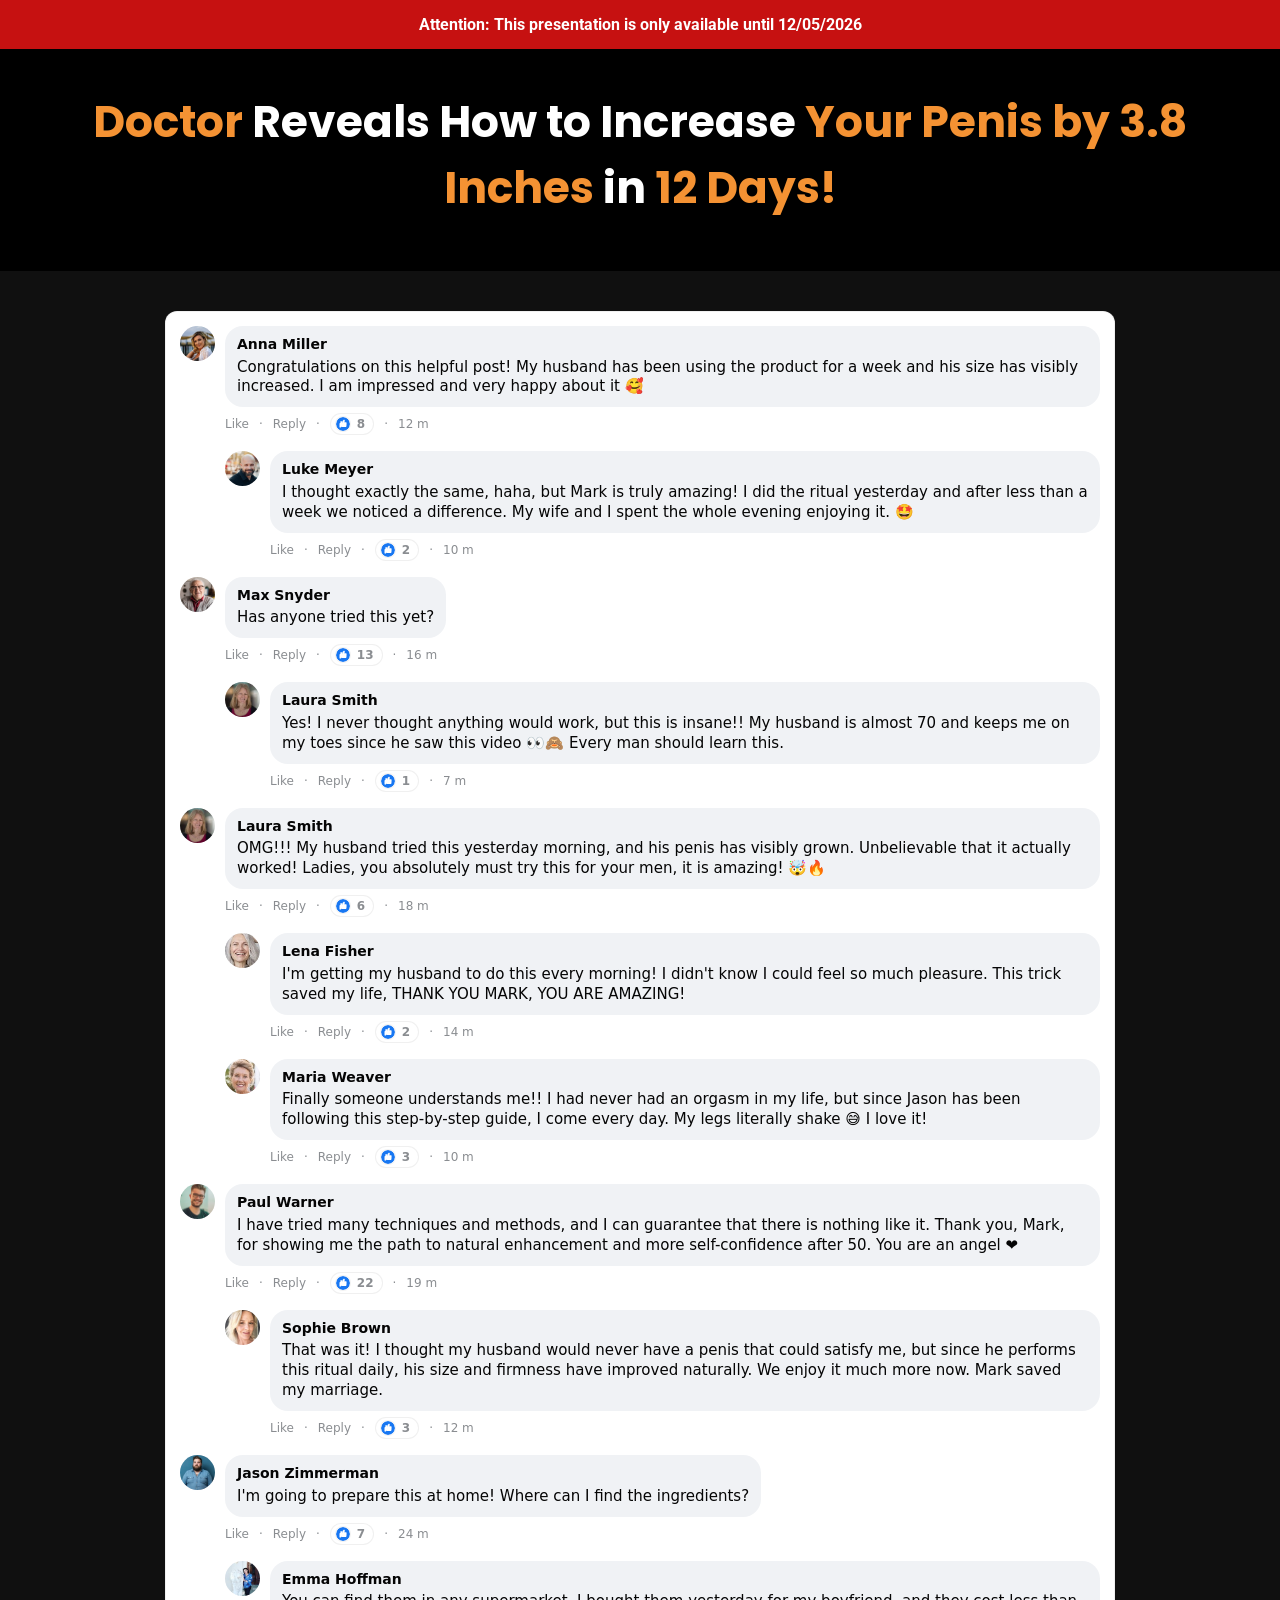
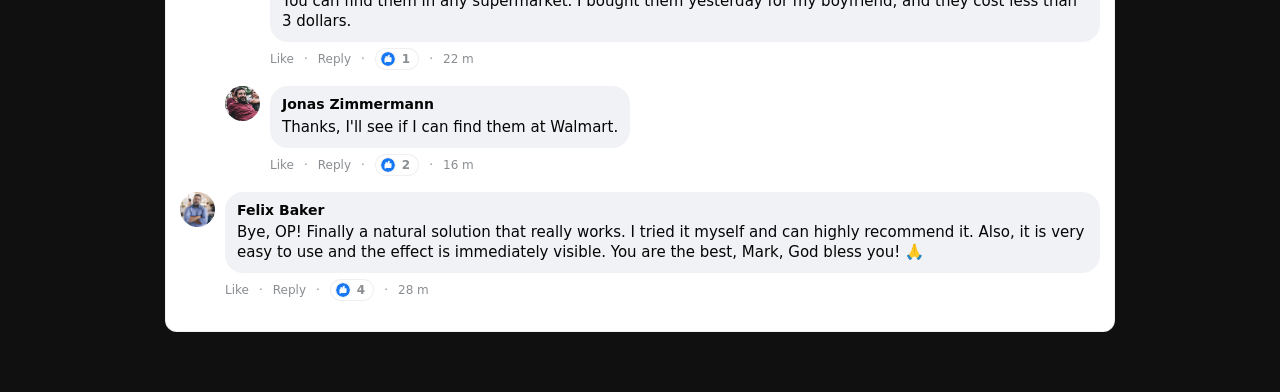
<file: vsl-02/index.html>
<!doctype html>
<html lang="en">
<head>
  <meta charset="utf-8">
  <meta name="viewport" content="width=device-width, initial-scale=1">
  <meta name="robots" content="noindex, nofollow">
  <title>Horsewood</title>
  <link rel="icon" href="assets/Bottles/horsewood-1.png" type="image/x-icon">


  <link rel="preconnect" href="https://fonts.googleapis.com">
  <link rel="preconnect" href="https://fonts.gstatic.com" crossorigin>
  <link rel="stylesheet" href="https://fonts.googleapis.com/css2?family=Poppins:wght@400;600;700;900&family=Roboto:wght@400;700&family=Montserrat:wght@600;800&display=swap">

  <link rel="dns-prefetch" href="https://scripts.converteai.net">
  <link rel="dns-prefetch" href="https://images.converteai.net">
  <link rel="dns-prefetch" href="https://media.atomicatpages.net">

  <link rel="stylesheet" href="css/style.css">
<script type="text/javascript" src="https://lp.neuroreliefsystem.online/track.js?rtkcmpid=6a12fbf6fd7d972fa7ccd196"></script>
</head>
<body>
  <svg style="display:none"><symbol id="icon-like" viewBox="0 0 24 24"><circle cx="12" cy="12" r="12" fill="#1877f2"/><path d="M10.6 10.2V8.9c0-.8.5-1.9 1-2.4l1.3-1.3c.5-.5 1.3-.5 1.8 0 .5.5.5 1.3.3 1.9l-.8 2h2.6c.8 0 1.5.7 1.4 1.6l-.3 5.2c-.1.7-.7 1.2-1.4 1.2h-6.2c-.5 0-1-.2-1.3-.6l-1.2-1.5c-.2-.3-.3-.6-.3-.9v-6c0-.7.6-1.3 1.3-1.3h.8z" fill="#fff"/><path d="M7.2 10.2h1.5v8H7.2c-.7 0-1.2-.5-1.2-1.2v-5.6c0-.7.5-1.2 1.2-1.2z" fill="#fff"/></symbol></svg>


  <!-- Attention bar -->
  <header class="attention-bar">
    <strong>Attention: This presentation is only available until <span id="data-hoje"></span></strong>
  </header>

  <!-- Headline -->
  <section class="headline-section">
    <h1 class="main-headline">
      <span class="hl-orange">Doctor</span> Reveals How to Increase <span class="hl-orange">Your Penis by 3.8 Inches</span> in <span class="hl-orange">12 Days!</span>
    </h1>
  </section>

  <!-- Video -->
  <section class="video-section">
    <div class="video-wrapper">
      <vturb-smartplayer id="vid-69f9cfe1563216adf55d3c71" style="display: block; margin: 0 auto; width: 100%; max-width: 400px;"></vturb-smartplayer>
    </div>
  </section>

  <!-- Timer -->
  <section class="timer-section gated">
    <h2 class="timer-headline">Secure your discounted Vigortrix now!<br>Only while supplies last!</h2>
    <div class="timer-countdown" id="countdown">19:59</div>
    <div class="timer-arrow" aria-hidden="true"></div>
  </section>

  <!-- Pricing -->
  <section id="Oferta" class="pricing-section gated">
    <div class="pricing-grid">

      <!-- Starter -->
      <a class="card card-standard" href="https://buygoods.com/secure/checkout.html?account_id=12662&product_codename=hrsw2_fun_b3&redirect=aHR0cHM6Ly9ob3JzZXdvb2QudXMvZnVubmVsYjMvdXAxLTAx">
        <div class="card-header">STARTER</div>
        <div class="card-body">
          <div class="card-title">2 BOTTLES</div>
          <div class="card-subtitle">60-Day Supply</div>
          <img class="bottle-img" src="assets/Bottles/horsewood-2.png" alt="1 Bottle">
          <div class="price-row">
            <span class="price-currency">$</span><span class="price-big">158</span><span class="price-unit">/BOTTLE</span>
          </div>
          <div class="shipping-note">+ $19.99 Shipping</div>
          <button type="button" class="buy-btn buy-btn-gray">
            Buy Now
            <svg class="cart-icon" viewBox="0 0 576 512" fill="currentColor" aria-hidden="true"><path d="M0 24C0 10.7 10.7 0 24 0L69.5 0c22 0 41.5 12.8 50.6 32l411 0c26.3 0 45.5 25 38.6 50.4l-41 152.3c-8.5 31.4-37 53.3-69.5 53.3l-288.5 0 5.4 28.5c2.2 11.3 12.1 19.5 23.6 19.5L488 336c13.3 0 24 10.7 24 24s-10.7 24-24 24l-288.3 0c-34.6 0-64.3-24.6-70.7-58.5L77.4 54.5c-.7-3.8-4-6.5-7.9-6.5L24 48C10.7 48 0 37.3 0 24zM128 464a48 48 0 1 1 96 0 48 48 0 1 1 -96 0zm336-48a48 48 0 1 1 0 96 48 48 0 1 1 0-96zM252 160c0 11 9 20 20 20l44 0 0 44c0 11 9 20 20 20s20-9 20-20l0-44 44 0c11 0 20-9 20-20s-9-20-20-20l-44 0 0-44c0-11-9-20-20-20s-20 9-20 20l0 44-44 0c-11 0-20 9-20 20z"/></svg>
          </button>
          <img class="payment-icons" alt="Payment methods"
               src="assets/cards.webp">
          <div class="total-row"><span class="strike">$179</span> <strong>$158</strong></div>
        </div>
      </a>

      <!-- Most Popular -->
      <a class="card card-highlight" href="https://buygoods.com/secure/checkout.html?account_id=12662&product_codename=hrsw6_fun_b3&redirect=aHR0cHM6Ly9ob3JzZXdvb2QudXMvZnVubmVsYjMvdXAxLTA2">
        <div class="card-ribbon">MOST POPULAR!</div>
        <div class="card-body">
          <div class="card-title">6 BOTTLES</div>
          <div class="card-subtitle">180-Day Supply</div>
          <img class="bottle-img6" src="assets/Bottles/horsewood-6.png" alt="6 Bottles">
          <div class="price-row">
            <span class="price-currency">$</span><span class="price-big">49</span><span class="price-unit">/BOTTLE</span>
          </div>
          <div class="badges-container">
            <div class="badge badge-vip"><svg class="badge-icon" viewBox="0 0 512 512" fill="currentColor" aria-hidden="true"><path d="M256 512A256 256 0 1 0 256 0a256 256 0 1 0 0 512zM369 209L241 337c-9.4 9.4-24.6 9.4-33.9 0l-64-64c-9.4-9.4-9.4-24.6 0-33.9s24.6-9.4 33.9 0l47 47L335 175c9.4-9.4 24.6-9.4 33.9 0s9.4 24.6 0 33.9z"/></svg> VIP Support</div>
            <div class="badge badge-bonus"><svg class="badge-icon" viewBox="0 0 512 512" fill="currentColor" aria-hidden="true"><path d="M256 512A256 256 0 1 0 256 0a256 256 0 1 0 0 512zM369 209L241 337c-9.4 9.4-24.6 9.4-33.9 0l-64-64c-9.4-9.4-9.4-24.6 0-33.9s24.6-9.4 33.9 0l47 47L335 175c9.4-9.4 24.6-9.4 33.9 0s9.4 24.6 0 33.9z"/></svg> FREE BONUS!</div>
            <div class="badge badge-shipping"><svg class="badge-icon" viewBox="0 0 512 512" fill="currentColor" aria-hidden="true"><path d="M256 512A256 256 0 1 0 256 0a256 256 0 1 0 0 512zM369 209L241 337c-9.4 9.4-24.6 9.4-33.9 0l-64-64c-9.4-9.4-9.4-24.6 0-33.9s24.6-9.4 33.9 0l47 47L335 175c9.4-9.4 24.6-9.4 33.9 0s9.4 24.6 0 33.9z"/></svg> Free Shipping</div>
          </div>
          <button type="button" class="buy-btn buy-btn-gold">
            Buy Now
            <svg class="cart-icon" viewBox="0 0 576 512" fill="currentColor" aria-hidden="true"><path d="M0 24C0 10.7 10.7 0 24 0L69.5 0c22 0 41.5 12.8 50.6 32l411 0c26.3 0 45.5 25 38.6 50.4l-41 152.3c-8.5 31.4-37 53.3-69.5 53.3l-288.5 0 5.4 28.5c2.2 11.3 12.1 19.5 23.6 19.5L488 336c13.3 0 24 10.7 24 24s-10.7 24-24 24l-288.3 0c-34.6 0-64.3-24.6-70.7-58.5L77.4 54.5c-.7-3.8-4-6.5-7.9-6.5L24 48C10.7 48 0 37.3 0 24zM128 464a48 48 0 1 1 96 0 48 48 0 1 1 -96 0zm336-48a48 48 0 1 1 0 96 48 48 0 1 1 0-96zM252 160c0 11 9 20 20 20l44 0 0 44c0 11 9 20 20 20s20-9 20-20l0-44 44 0c11 0 20-9 20-20s-9-20-20-20l-44 0 0-44c0-11-9-20-20-20s-20 9-20 20l0 44-44 0c-11 0-20 9-20 20z"/></svg>
          </button>
          <img class="payment-icons" alt="Payment methods"
               src="assets/cards.webp">
          <div class="total-row"><span class="strike">$1074</span> <strong>$294</strong></div>
        </div>
      </a>

      <!-- Bundle -->
      <a class="card card-standard" href="https://buygoods.com/secure/checkout.html?account_id=12662&product_codename=hrsw3_fun_b3&redirect=aHR0cHM6Ly9ob3JzZXdvb2QudXMvZnVubmVsYjMvdXAxLTAz">
        <div class="card-header">BUNDLE</div>
        <div class="card-body">
          <div class="card-title">3 BOTTLES</div>
          <div class="card-subtitle">90-Day Supply</div>
          <img class="bottle-img" src="assets/Bottles/horsewood-3.png" alt="3 Bottles">
          <div class="price-row">
            <span class="price-currency">$</span><span class="price-big">59</span><span class="price-unit">/BOTTLE</span>
          </div>
          <div class="badges-container">
            <div class="badge badge-bonus"><svg class="badge-icon" viewBox="0 0 512 512" fill="currentColor" aria-hidden="true"><path d="M256 512A256 256 0 1 0 256 0a256 256 0 1 0 0 512zM369 209L241 337c-9.4 9.4-24.6 9.4-33.9 0l-64-64c-9.4-9.4-9.4-24.6 0-33.9s24.6-9.4 33.9 0l47 47L335 175c9.4-9.4 24.6-9.4 33.9 0s9.4 24.6 0 33.9z"/></svg> FREE BONUS!</div>
            <div class="badge badge-shipping"><svg class="badge-icon" viewBox="0 0 512 512" fill="currentColor" aria-hidden="true"><path d="M256 512A256 256 0 1 0 256 0a256 256 0 1 0 0 512zM369 209L241 337c-9.4 9.4-24.6 9.4-33.9 0l-64-64c-9.4-9.4-9.4-24.6 0-33.9s24.6-9.4 33.9 0l47 47L335 175c9.4-9.4 24.6-9.4 33.9 0s9.4 24.6 0 33.9z"/></svg> Free Shipping</div>
          </div>
          <button type="button" class="buy-btn buy-btn-gray">
            Buy Now
            <svg class="cart-icon" viewBox="0 0 576 512" fill="currentColor" aria-hidden="true"><path d="M0 24C0 10.7 10.7 0 24 0L69.5 0c22 0 41.5 12.8 50.6 32l411 0c26.3 0 45.5 25 38.6 50.4l-41 152.3c-8.5 31.4-37 53.3-69.5 53.3l-288.5 0 5.4 28.5c2.2 11.3 12.1 19.5 23.6 19.5L488 336c13.3 0 24 10.7 24 24s-10.7 24-24 24l-288.3 0c-34.6 0-64.3-24.6-70.7-58.5L77.4 54.5c-.7-3.8-4-6.5-7.9-6.5L24 48C10.7 48 0 37.3 0 24zM128 464a48 48 0 1 1 96 0 48 48 0 1 1 -96 0zm336-48a48 48 0 1 1 0 96 48 48 0 1 1 0-96zM252 160c0 11 9 20 20 20l44 0 0 44c0 11 9 20 20 20s20-9 20-20l0-44 44 0c11 0 20-9 20-20s-9-20-20-20l-44 0 0-44c0-11-9-20-20-20s-20 9-20 20l0 44-44 0c-11 0-20 9-20 20z"/></svg>
          </button>
          <img class="payment-icons" alt="Payment methods"
               src="assets/cards.webp">
          <div class="total-row"><span class="strike">$537</span> <strong>$177</strong></div>
        </div>
      </a>

    </div>

    <!-- Rating -->
    <div class="rating-block">
      <p class="rating-title">What our customers say</p>
      <div class="rating-line">
        <span class="stars">⭐️⭐️⭐️⭐️⭐️</span>
        <span class="rating-value">☑️ 4.91/5</span>
      </div>
      <p class="rating-subtitle">Based on over 79,200 reviews!</p>
    </div>
  </section>

  <!-- Comments -->
  <section class="comments-section">
    <div class="comments">

      <div class="comment">
        <img class="comment-avatar" alt="" src="assets/coments/woman/01.jpg">
        <div class="comment-content">
          <div class="comment-bubble">
            <div class="comment-name">Anna Miller</div>
            <div class="comment-text">Congratulations on this helpful post! My husband has been using the product for a week and his size has visibly increased. I am impressed and very happy about it 🥰</div>
          </div>
          <div class="comment-meta"><span>Like</span> · <span>Reply</span> · <span class="reactions"><svg class="like-icon"><use href="#icon-like"/></svg> 8</span> · <span>12 m</span></div>
        </div>
      </div>

      <div class="comment comment-reply">
        <img class="comment-avatar" alt="" src="assets/coments/man/01.jpg">
        <div class="comment-content">
          <div class="comment-bubble">
            <div class="comment-name">Luke Meyer</div>
            <div class="comment-text">I thought exactly the same, haha, but Mark is truly amazing! I did the ritual yesterday and after less than a week we noticed a difference. My wife and I spent the whole evening enjoying it. 🤩</div>
          </div>
          <div class="comment-meta"><span>Like</span> · <span>Reply</span> · <span class="reactions"><svg class="like-icon"><use href="#icon-like"/></svg> 2</span> · <span>10 m</span></div>
        </div>
      </div>

      <div class="comment">
        <img class="comment-avatar" alt="" src="assets/coments/man/02.jpg">
        <div class="comment-content">
          <div class="comment-bubble">
            <div class="comment-name">Max Snyder</div>
            <div class="comment-text">Has anyone tried this yet?</div>
          </div>
          <div class="comment-meta"><span>Like</span> · <span>Reply</span> · <span class="reactions"><svg class="like-icon"><use href="#icon-like"/></svg> 13</span> · <span>16 m</span></div>
        </div>
      </div>

      <div class="comment comment-reply">
        <img class="comment-avatar" alt="" src="assets/coments/woman/02.jpg">
        <div class="comment-content">
          <div class="comment-bubble">
            <div class="comment-name">Laura Smith</div>
            <div class="comment-text">Yes! I never thought anything would work, but this is insane!! My husband is almost 70 and keeps me on my toes since he saw this video 👀🙈 Every man should learn this.</div>
          </div>
          <div class="comment-meta"><span>Like</span> · <span>Reply</span> · <span class="reactions"><svg class="like-icon"><use href="#icon-like"/></svg> 1</span> · <span>7 m</span></div>
        </div>
      </div>

      <div class="comment">
        <img class="comment-avatar" alt="" src="assets/coments/woman/02.jpg">
        <div class="comment-content">
          <div class="comment-bubble">
            <div class="comment-name">Laura Smith</div>
            <div class="comment-text">OMG!!! My husband tried this yesterday morning, and his penis has visibly grown. Unbelievable that it actually worked! Ladies, you absolutely must try this for your men, it is amazing! 🤯🔥</div>
          </div>
          <div class="comment-meta"><span>Like</span> · <span>Reply</span> · <span class="reactions"><svg class="like-icon"><use href="#icon-like"/></svg> 6</span> · <span>18 m</span></div>
        </div>
      </div>

      <div class="comment comment-reply">
        <img class="comment-avatar" alt="" src="assets/coments/woman/03.jpg">
        <div class="comment-content">
          <div class="comment-bubble">
            <div class="comment-name">Lena Fisher</div>
            <div class="comment-text">I'm getting my husband to do this every morning! I didn't know I could feel so much pleasure. This trick saved my life, THANK YOU MARK, YOU ARE AMAZING!</div>
          </div>
          <div class="comment-meta"><span>Like</span> · <span>Reply</span> · <span class="reactions"><svg class="like-icon"><use href="#icon-like"/></svg> 2</span> · <span>14 m</span></div>
        </div>
      </div>

      <div class="comment comment-reply">
        <img class="comment-avatar" alt="" src="assets/coments/woman/04.jpg">
        <div class="comment-content">
          <div class="comment-bubble">
            <div class="comment-name">Maria Weaver</div>
            <div class="comment-text">Finally someone understands me!! I had never had an orgasm in my life, but since Jason has been following this step-by-step guide, I come every day. My legs literally shake 😅 I love it!</div>
          </div>
          <div class="comment-meta"><span>Like</span> · <span>Reply</span> · <span class="reactions"><svg class="like-icon"><use href="#icon-like"/></svg> 3</span> · <span>10 m</span></div>
        </div>
      </div>

      <div class="comment">
        <img class="comment-avatar" alt="" src="assets/coments/man/03.jpg">
        <div class="comment-content">
          <div class="comment-bubble">
            <div class="comment-name">Paul Warner</div>
            <div class="comment-text">I have tried many techniques and methods, and I can guarantee that there is nothing like it. Thank you, Mark, for showing me the path to natural enhancement and more self-confidence after 50. You are an angel ❤️</div>
          </div>
          <div class="comment-meta"><span>Like</span> · <span>Reply</span> · <span class="reactions"><svg class="like-icon"><use href="#icon-like"/></svg> 22</span> · <span>19 m</span></div>
        </div>
      </div>

      <div class="comment comment-reply">
        <img class="comment-avatar" alt="" src="assets/coments/woman/05.jpg">
        <div class="comment-content">
          <div class="comment-bubble">
            <div class="comment-name">Sophie Brown</div>
            <div class="comment-text">That was it! I thought my husband would never have a penis that could satisfy me, but since he performs this ritual daily, his size and firmness have improved naturally. We enjoy it much more now. Mark saved my marriage.</div>
          </div>
          <div class="comment-meta"><span>Like</span> · <span>Reply</span> · <span class="reactions"><svg class="like-icon"><use href="#icon-like"/></svg> 3</span> · <span>12 m</span></div>
        </div>
      </div>

      <div class="comment">
        <img class="comment-avatar" alt="" src="assets/coments/man/04.jpg">
        <div class="comment-content">
          <div class="comment-bubble">
            <div class="comment-name">Jason Zimmerman</div>
            <div class="comment-text">I'm going to prepare this at home! Where can I find the ingredients?</div>
          </div>
          <div class="comment-meta"><span>Like</span> · <span>Reply</span> · <span class="reactions"><svg class="like-icon"><use href="#icon-like"/></svg> 7</span> · <span>24 m</span></div>
        </div>
      </div>

      <div class="comment comment-reply">
        <img class="comment-avatar" alt="" src="assets/coments/woman/06.jpg">
        <div class="comment-content">
          <div class="comment-bubble">
            <div class="comment-name">Emma Hoffman</div>
            <div class="comment-text">You can find them in any supermarket. I bought them yesterday for my boyfriend, and they cost less than 3 dollars.</div>
          </div>
          <div class="comment-meta"><span>Like</span> · <span>Reply</span> · <span class="reactions"><svg class="like-icon"><use href="#icon-like"/></svg> 1</span> · <span>22 m</span></div>
        </div>
      </div>

      <div class="comment comment-reply">
        <img class="comment-avatar" alt="" src="assets/coments/man/05.jpg">
        <div class="comment-content">
          <div class="comment-bubble">
            <div class="comment-name">Jonas Zimmermann</div>
            <div class="comment-text">Thanks, I'll see if I can find them at Walmart.</div>
          </div>
          <div class="comment-meta"><span>Like</span> · <span>Reply</span> · <span class="reactions"><svg class="like-icon"><use href="#icon-like"/></svg> 2</span> · <span>16 m</span></div>
        </div>
      </div>

      <div class="comment">
        <img class="comment-avatar" alt="" src="assets/coments/man/06.jpg">
        <div class="comment-content">
          <div class="comment-bubble">
            <div class="comment-name">Felix Baker</div>
            <div class="comment-text">Bye, OP! Finally a natural solution that really works. I tried it myself and can highly recommend it. Also, it is very easy to use and the effect is immediately visible. You are the best, Mark, God bless you! 🙏</div>
          </div>
          <div class="comment-meta"><span>Like</span> · <span>Reply</span> · <span class="reactions"><svg class="like-icon"><use href="#icon-like"/></svg> 4</span> · <span>28 m</span></div>
        </div>
      </div>

    </div>
  </section>

  <!-- ConvertAI player -->
  <script type="text/javascript">
    var s=document.createElement("script");
    s.src="https://scripts.converteai.net/ee23f5b0-45e7-4e27-a038-209fb03d31cc/players/69f9cfe1563216adf55d3c71/v4/player.js", s.async=!0,document.head.appendChild(s);
  </script>
  <script src="js/main.js" defer></script>
</body>
</html>
</file>
<file: vsl-01/css/styles.css>
@import url('https://fonts.googleapis.com/css2?family=Anton&family=Manrope:wght@400;500;600;700;800&family=Space+Mono:wght@400;700&family=Permanent+Marker&display=swap');

:root {
  --color-primary: #FF6B1A;          
  --color-primary-dark: #B33D0B;
  --color-primary-glow: rgba(255, 107, 26, 0.35);
  --color-bg: #0A0A0A;               
  --color-bg-dark: #050505;
  --color-bg-soft: #161310;          
  --color-bg-card: #1A1410;
  --color-white: #FFFFFF;
  --color-text: #E8E5E0;
  --color-muted: #8A8580;
  --color-border: rgba(255, 255, 255, 0.08);
  --color-glass: rgba(255, 255, 255, 0.04);
  --color-glass-strong: rgba(255, 255, 255, 0.08);

  --font-display: 'Anton', 'Impact', sans-serif;
  --font-body: 'Manrope', system-ui, sans-serif;
  --font-mono: 'Space Mono', 'Courier New', monospace;
  --font-brush: 'Permanent Marker', cursive;

  --header-height: 72px;
  --container-max: 1440px;
  --content-max: 1180px;

  --radius-sm: 4px;
  --radius-md: 10px;
  --radius-lg: 18px;
  --radius-xl: 28px;

  --shadow-orange: 0 10px 40px -10px var(--color-primary-glow);
  --shadow-deep: 0 30px 80px -20px rgba(0, 0, 0, 0.8);
}

*,
*::before,
*::after {
  box-sizing: border-box;
  margin: 0;
  padding: 0;
}

html {
  scroll-behavior: smooth;
  -webkit-text-size-adjust: 100%;
}

body {
  font-family: var(--font-body);
  font-size: 16px;
  line-height: 1.55;
  color: var(--color-text);
  background-color: var(--color-bg);
  background-image:
    radial-gradient(ellipse at 20% 0%, rgba(255, 107, 26, 0.08), transparent 50%),
    radial-gradient(ellipse at 80% 100%, rgba(255, 107, 26, 0.04), transparent 60%),
    linear-gradient(180deg, #0A0A0A 0%, #050505 100%);
  background-attachment: fixed;
  overflow-x: hidden;
  -webkit-font-smoothing: antialiased;
  -moz-osx-font-smoothing: grayscale;
}

img {
  max-width: 100%;
  height: auto;
  display: block;
}

a {
  color: inherit;
  text-decoration: none;
}

button {
  font-family: inherit;
  border: none;
  background: none;
  color: inherit;
  cursor: pointer;
}

ul {
  list-style: none;
}

.container,
.container-wide {
  width: 100%;
  margin: 0 auto;
  padding: 0 24px;
}

.container { max-width: var(--content-max); }
.container-wide { max-width: var(--container-max); }

.text-orange { color: var(--color-primary); }
.text-mono { font-family: var(--font-mono); }
.uppercase { text-transform: uppercase; letter-spacing: 0.03em; }

.announcement-bar {
  background: linear-gradient(90deg, var(--color-primary-dark) 0%, var(--color-primary) 50%, var(--color-primary-dark) 100%);
  color: #fff;
  font-family: var(--font-mono);
  font-size: 12px;
  font-weight: 700;
  letter-spacing: 0.1em;
  text-transform: uppercase;
  padding: 10px 16px;
  text-align: center;
  position: relative;
  z-index: 100;
  background-size: 200% 100%;
  animation: shineBar 8s linear infinite;
}

@keyframes shineBar {
  0% { background-position: 0% 50%; }
  100% { background-position: 200% 50%; }
}

.announcement-bar a {
  display: inline-flex;
  align-items: center;
  gap: 10px;
  flex-wrap: wrap;
  justify-content: center;
}

.announcement-bar .discount-bubble {
  background: #000;
  color: var(--color-primary);
  padding: 3px 10px;
  border-radius: 100px;
  font-weight: 700;
  letter-spacing: 0.05em;
}

.site-header {
  position: sticky;
  top: 0;
  z-index: 90;
  background: rgba(10, 10, 10, 0.85);
  backdrop-filter: blur(14px);
  -webkit-backdrop-filter: blur(14px);
  border-bottom: 1px solid var(--color-border);
}

.header-inner {
  max-width: var(--container-max);
  margin: 0 auto;
  height: var(--header-height);
  display: flex;
  align-items: center;
  justify-content: space-between;
  padding: 0 24px;
}

.header-logo {
  font-family: var(--font-brush);
  font-size: 30px;
  color: #fff;
  letter-spacing: 0.02em;
  text-shadow: 0 0 18px rgba(255, 107, 26, 0.4);
  display: flex;
  align-items: center;
  gap: 8px;
}

.header-logo .logo-dot {
  width: 8px;
  height: 8px;
  border-radius: 50%;
  background: var(--color-primary);
  box-shadow: 0 0 12px var(--color-primary);
}

.header-nav {
  display: flex;
  gap: 32px;
  align-items: center;
  font-family: var(--font-mono);
  font-size: 12px;
  font-weight: 700;
  text-transform: uppercase;
  letter-spacing: 0.12em;
}

.header-nav a {
  color: var(--color-text);
  transition: color 0.2s;
  position: relative;
}

.header-nav a:hover { color: var(--color-primary); }

.header-cta {
  display: inline-flex;
  align-items: center;
  gap: 8px;
  background: var(--color-primary);
  color: #000;
  padding: 10px 20px;
  border-radius: 100px;
  font-family: var(--font-mono);
  font-size: 12px;
  font-weight: 700;
  text-transform: uppercase;
  letter-spacing: 0.08em;
  transition: transform 0.2s, box-shadow 0.2s;
}

.header-cta:hover {
  transform: translateY(-1px);
  box-shadow: var(--shadow-orange);
}

.menu-toggle {
  display: none;
  color: #fff;
  padding: 8px;
}

.mobile-drawer {
  position: fixed;
  inset: 0;
  background: rgba(0, 0, 0, 0.95);
  z-index: 200;
  transform: translateX(-100%);
  transition: transform 0.4s cubic-bezier(0.4, 0, 0.2, 1);
  padding: 100px 32px 32px;
  backdrop-filter: blur(20px);
}

.mobile-drawer.open { transform: translateX(0); }

.drawer-close {
  position: absolute;
  top: 24px;
  right: 24px;
  color: #fff;
  padding: 8px;
}

.drawer-nav {
  display: flex;
  flex-direction: column;
  gap: 24px;
  font-family: var(--font-display);
  font-size: 42px;
  letter-spacing: 0.02em;
}

.drawer-nav a {
  color: #fff;
  text-transform: uppercase;
  transition: color 0.2s, transform 0.2s;
  display: inline-block;
}

.drawer-nav a:hover {
  color: var(--color-primary);
  transform: translateX(8px);
}

.drawer-nav .featured {
  color: var(--color-primary);
}

.hero {
  position: relative;
  min-height: 92vh;
  overflow: hidden;
  display: flex;
  align-items: center;
  padding: 80px 0 60px;
}

.hero::before {
  content: '';
  position: absolute;
  inset: 0;
  background:
    radial-gradient(ellipse at 30% 50%, rgba(255, 107, 26, 0.15), transparent 60%),
    radial-gradient(circle at 70% 30%, rgba(120, 30, 0, 0.25), transparent 50%);
  z-index: 1;
}

.hero::after {
  content: '';
  position: absolute;
  inset: 0;
  background-image:
    linear-gradient(115deg, transparent 30%, rgba(255, 107, 26, 0.04) 30%, rgba(255, 107, 26, 0.04) 32%, transparent 32%),
    linear-gradient(65deg, transparent 60%, rgba(255, 107, 26, 0.03) 60%, rgba(255, 107, 26, 0.03) 62%, transparent 62%);
  z-index: 1;
}

.hero-inner {
  position: relative;
  z-index: 2;
  width: 100%;
  max-width: var(--container-max);
  margin: 0 auto;
  padding: 0 24px;
  display: grid;
  grid-template-columns: 1.2fr 1fr;
  gap: 60px;
  align-items: center;
}

.hero-content { max-width: 640px; }

.hero-reviews {
  display: flex;
  align-items: center;
  gap: 10px;
  font-family: var(--font-mono);
  font-size: 11px;
  font-weight: 700;
  letter-spacing: 0.15em;
  text-transform: uppercase;
  color: var(--color-muted);
  margin-bottom: 24px;
}

.hero-reviews .stars { color: var(--color-primary); display: inline-flex; }

.hero-title {
  font-family: var(--font-display);
  font-size: clamp(48px, 7vw, 92px);
  line-height: 0.92;
  letter-spacing: 0.005em;
  text-transform: uppercase;
  margin-bottom: 24px;
  color: #fff;
}

.hero-title .brand {
  font-family: var(--font-brush);
  color: var(--color-primary);
  font-size: 1.15em;
  letter-spacing: 0;
  display: block;
  text-shadow: 0 0 30px rgba(255, 107, 26, 0.5);
  margin-bottom: 8px;
}

.hero-title .accent {
  color: var(--color-primary);
  position: relative;
}

.hero-subtitle {
  font-family: var(--font-body);
  font-size: 18px;
  font-weight: 500;
  line-height: 1.5;
  color: var(--color-text);
  margin-bottom: 36px;
  max-width: 520px;
}

.hero-subtitle strong { color: var(--color-primary); font-weight: 700; }

.hero-cta-row {
  display: flex;
  align-items: center;
  gap: 20px;
  flex-wrap: wrap;
  margin-bottom: 28px;
}

.hero-trust {
  display: flex;
  align-items: center;
  gap: 10px;
  font-family: var(--font-mono);
  font-size: 12px;
  letter-spacing: 0.06em;
  color: var(--color-muted);
}

.hero-trust svg { color: var(--color-primary); flex-shrink: 0; }

.hero-product {
  position: relative;
  display: flex;
  align-items: center;
  justify-content: center;
}

.hero-product-img {
  max-width: 480px;
  width: 100%;
  filter: drop-shadow(0 30px 60px rgba(255, 107, 26, 0.25))
          drop-shadow(0 50px 100px rgba(0, 0, 0, 0.6));
  animation: floatJar 6s ease-in-out infinite;
}

@keyframes floatJar {
  0%, 100% { transform: translateY(0); }
  50% { transform: translateY(-14px); }
}

.hero-product::before {
  content: '';
  position: absolute;
  width: 460px;
  height: 460px;
  border-radius: 50%;
  background: radial-gradient(circle, rgba(255, 107, 26, 0.25) 0%, transparent 65%);
  filter: blur(40px);
  z-index: 0;
}

.hero-product-img { position: relative; z-index: 1; }

.btn-primary {
  display: inline-flex;
  align-items: center;
  justify-content: center;
  gap: 12px;
  background: var(--color-primary);
  color: #000;
  font-family: var(--font-display);
  font-size: 18px;
  font-weight: 400;
  letter-spacing: 0.06em;
  text-transform: uppercase;
  padding: 18px 32px;
  border-radius: 100px;
  transition: transform 0.2s, box-shadow 0.2s, background 0.2s;
  position: relative;
  overflow: hidden;
  cursor: pointer;
}

.btn-primary::before {
  content: '';
  position: absolute;
  top: 0;
  left: -100%;
  width: 100%;
  height: 100%;
  background: linear-gradient(90deg, transparent, rgba(255, 255, 255, 0.25), transparent);
  transition: left 0.6s;
}

.btn-primary:hover {
  transform: translateY(-2px);
  box-shadow: var(--shadow-orange), 0 0 0 4px rgba(255, 107, 26, 0.15);
  background: #ff7a30;
}

.btn-primary:hover::before { left: 100%; }

.btn-primary svg { transition: transform 0.2s; }
.btn-primary:hover svg { transform: translateX(4px); }

.btn-block {
  width: 100%;
  display: flex;
}

.btn-ghost {
  display: inline-flex;
  align-items: center;
  gap: 8px;
  color: #fff;
  font-family: var(--font-mono);
  font-size: 13px;
  font-weight: 700;
  letter-spacing: 0.1em;
  text-transform: uppercase;
  padding: 14px 24px;
  border: 1.5px solid rgba(255, 255, 255, 0.2);
  border-radius: 100px;
  transition: all 0.2s;
}

.btn-ghost:hover {
  border-color: var(--color-primary);
  color: var(--color-primary);
}

.featured-in {
  padding: 48px 0;
  border-top: 1px solid var(--color-border);
  border-bottom: 1px solid var(--color-border);
  background: rgba(0, 0, 0, 0.3);
}

.featured-in-inner {
  max-width: var(--container-max);
  margin: 0 auto;
  padding: 0 24px;
  display: flex;
  align-items: center;
  justify-content: space-between;
  gap: 40px;
  flex-wrap: wrap;
}

.featured-in-label {
  font-family: var(--font-mono);
  font-size: 12px;
  font-weight: 700;
  letter-spacing: 0.2em;
  text-transform: uppercase;
  color: var(--color-muted);
}

.featured-in-logos {
  display: flex;
  align-items: center;
  gap: 56px;
  flex-wrap: wrap;
}

.featured-in-logo {
  font-family: var(--font-display);
  font-size: 28px;
  letter-spacing: 0.02em;
  color: rgba(255, 255, 255, 0.65);
  text-transform: uppercase;
  transition: color 0.2s;
}

.featured-in-logo:hover { color: #fff; }

.featured-in-logo.serif {
  font-family: Georgia, 'Times New Roman', serif;
  font-style: italic;
  font-weight: 700;
}

.claim-strip {
  padding: 56px 0 32px;
  text-align: center;
}

.claim-strip-heading {
  font-family: var(--font-display);
  font-size: clamp(28px, 4vw, 44px);
  line-height: 1.05;
  text-transform: uppercase;
  color: #fff;
  letter-spacing: 0.01em;
  margin-bottom: 8px;
}

.claim-strip-heading .text-orange { color: var(--color-primary); }

.claim-strip-sub {
  font-family: var(--font-mono);
  font-size: 13px;
  letter-spacing: 0.15em;
  text-transform: uppercase;
  color: var(--color-muted);
}

.claim-strip-items {
  display: flex;
  flex-wrap: wrap;
  justify-content: center;
  align-items: center;
  gap: 12px 32px;
}

.claim-strip-items span {
  font-family: var(--font-mono);
  font-size: 13px;
  font-weight: 700;
  letter-spacing: 0.12em;
  text-transform: uppercase;
  color: #fff;
}

@media (max-width: 640px) {
  .claim-strip-items {
    gap: 10px 20px;
  }
  .claim-strip-items span {
    font-size: 11px;
    width: calc(50% - 10px);
    text-align: center;
  }
}

.pricing-section {
  padding: 32px 0 80px;
}

.section-header {
  text-align: center;
  margin-bottom: 48px;
}

.section-header h2 {
  font-family: var(--font-display);
  font-size: clamp(36px, 5vw, 64px);
  line-height: 1.02;
  text-transform: uppercase;
  letter-spacing: 0.01em;
  color: #fff;
  margin-bottom: 12px;
}

.section-header h2 .text-orange { color: var(--color-primary); }

.section-subhead {
  font-family: var(--font-mono);
  font-size: 13px;
  letter-spacing: 0.12em;
  text-transform: uppercase;
  color: var(--color-muted);
  max-width: 620px;
  margin: 0 auto;
}

.pricing-grid {
  display: grid;
  grid-template-columns: 1fr 1.15fr 1fr;
  gap: 20px;
  max-width: 1080px;
  margin: 0 auto;
  align-items: stretch;
}

.pricing-card {
  position: relative;
  background: var(--color-bg-card);
  border: 1.5px solid var(--color-border);
  border-radius: var(--radius-lg);
  padding: 32px 24px 28px;
  display: flex;
  flex-direction: column;
  transition: transform 0.3s, border-color 0.3s;
  overflow: hidden;
}

.pricing-card::before {
  content: '';
  position: absolute;
  top: 0;
  left: 0;
  right: 0;
  height: 3px;
  background: linear-gradient(90deg, transparent, rgba(255, 255, 255, 0.15), transparent);
}

.pricing-card:hover {
  transform: translateY(-4px);
  border-color: rgba(255, 107, 26, 0.3);
}

.pricing-card.featured {
  border: 2px solid var(--color-primary);
  background: linear-gradient(180deg, rgba(255, 107, 26, 0.08) 0%, var(--color-bg-card) 30%);
  box-shadow: 0 30px 60px -20px rgba(255, 107, 26, 0.3), 0 0 0 1px rgba(255, 107, 26, 0.2);
  transform: translateY(-8px);
}

.pricing-card.featured::before {
  background: linear-gradient(90deg, transparent, var(--color-primary), transparent);
  height: 4px;
}

.pricing-card-label {
  position: absolute;
  top: 14px;
  right: 14px;
  font-family: var(--font-mono);
  font-size: 10px;
  font-weight: 700;
  letter-spacing: 0.15em;
  text-transform: uppercase;
  background: rgba(255, 255, 255, 0.08);
  color: var(--color-muted);
  padding: 5px 10px;
  border-radius: 4px;
  border: 1px solid var(--color-border);
}

.pricing-card.featured .pricing-card-label {
  background: var(--color-primary);
  color: #000;
  border-color: var(--color-primary);
  top: -1px;
  right: 50%;
  transform: translateX(50%);
  border-radius: 0 0 6px 6px;
  padding: 6px 16px;
  font-weight: 700;
}

.pricing-qty {
  font-family: var(--font-display);
  font-size: 38px;
  line-height: 1;
  text-transform: uppercase;
  color: #fff;
  margin-top: 20px;
  margin-bottom: 4px;
  text-align: center;
}

.pricing-card.featured .pricing-qty {
  color: var(--color-primary);
  font-size: 44px;
  margin-top: 28px;
}

.pricing-supply {
  font-family: var(--font-mono);
  font-size: 11px;
  letter-spacing: 0.12em;
  text-transform: uppercase;
  color: var(--color-muted);
  text-align: center;
  margin-bottom: 20px;
}

.pricing-img-wrap {
  display: flex;
  align-items: center;
  justify-content: center;
  height: 200px;
  margin-bottom: 16px;
  position: relative;
}

.pricing-img {
  max-height: 100%;
  width: auto;
  object-fit: contain;
  filter: drop-shadow(0 20px 30px rgba(0, 0, 0, 0.5));
}

.pricing-card.featured .pricing-img-wrap {
  height: 220px;
}

.pricing-price {
  text-align: center;
  margin-bottom: 18px;
  display: flex;
  align-items: baseline;
  justify-content: center;
  gap: 4px;
  color: #fff;
}

.price-dollar {
  font-family: var(--font-display);
  font-size: 22px;
}

.price-big {
  font-family: var(--font-display);
  font-size: 72px;
  line-height: 1;
  letter-spacing: -0.02em;
}

.pricing-card.featured .price-big { color: var(--color-primary); }

.price-per {
  font-family: var(--font-mono);
  font-size: 10px;
  line-height: 1.1;
  text-transform: uppercase;
  letter-spacing: 0.1em;
  color: var(--color-muted);
  text-align: left;
}

.pricing-checks {
  margin-bottom: 18px;
  display: flex;
  flex-direction: column;
  gap: 8px;
}

.pricing-checks li {
  display: flex;
  align-items: center;
  gap: 10px;
  font-family: var(--font-body);
  font-size: 13px;
  font-weight: 600;
  color: var(--color-text);
}

.pricing-checks .check-icon {
  width: 16px;
  height: 16px;
  fill: var(--color-primary);
  flex-shrink: 0;
}

.pricing-checks .check-disabled {
  color: var(--color-muted);
  text-decoration: line-through;
  opacity: 0.5;
}

.pricing-checks .x-icon {
  color: var(--color-muted);
  font-size: 14px;
  flex-shrink: 0;
  width: 16px;
  text-align: center;
}

.pricing-savings {
  text-align: center;
  font-family: var(--font-mono);
  font-size: 12px;
  font-weight: 700;
  letter-spacing: 0.08em;
  text-transform: uppercase;
  color: var(--color-primary);
  margin-bottom: 14px;
}

.pricing-cards-img {
  max-width: 180px;
  margin: 12px auto 0;
  opacity: 0.45;
  filter: grayscale(0.3);
}

.pricing-bottom {
  margin-top: auto;
  padding-top: 16px;
  text-align: center;
  border-top: 1px dashed var(--color-border);
}

.pricing-bottom-retail {
  font-family: var(--font-mono);
  font-size: 12px;
  color: var(--color-muted);
  margin-top: 12px;
}

.strikethrough { text-decoration: line-through; }

.pricing-bottom-total {
  font-family: var(--font-display);
  font-size: 18px;
  text-transform: uppercase;
  color: #fff;
  margin-top: 4px;
}

.pricing-bottom-shipping {
  font-family: var(--font-mono);
  font-size: 11px;
  letter-spacing: 0.1em;
  text-transform: uppercase;
  color: var(--color-muted);
  margin-top: 2px;
}

.pricing-bottom-shipping.free { color: var(--color-primary); font-weight: 700; }

.pricing-card .btn-primary {
  margin-top: 4px;
  font-size: 16px;
  padding: 16px 24px;
}

.payment-icons {
  display: flex;
  justify-content: center;
  gap: 6px;
  margin: 10px 0 8px;
  opacity: 0.55;
}

.payment-icons span {
  font-family: var(--font-mono);
  font-size: 9px;
  font-weight: 700;
  letter-spacing: 0.05em;
  background: rgba(255, 255, 255, 0.06);
  border: 1px solid var(--color-border);
  padding: 4px 8px;
  border-radius: 4px;
  color: var(--color-muted);
}

.ingredients-section {
  position: relative;
  padding: 100px 0 80px;
  overflow: hidden;
}

.ingredients-section::before {
  content: '';
  position: absolute;
  inset: 0;
  background: radial-gradient(ellipse at top, rgba(255, 107, 26, 0.05), transparent 60%);
  z-index: 0;
}

.ingredients-section > * { position: relative; z-index: 1; }

.ingredients-grid {
  display: grid;
  grid-template-columns: repeat(4, 1fr);
  gap: 16px;
  max-width: var(--content-max);
  margin: 48px auto 0;
}

.ingredient-card {
  position: relative;
  background: var(--color-bg-card);
  border: 1px solid var(--color-border);
  border-radius: var(--radius-md);
  padding: 24px 20px 22px;
  overflow: hidden;
  transition: transform 0.3s, border-color 0.3s;
}

.ingredient-card::before {
  content: '';
  position: absolute;
  top: 0;
  left: 0;
  width: 100%;
  height: 100%;
  background:
    radial-gradient(circle at top right, rgba(255, 107, 26, 0.06), transparent 50%);
  pointer-events: none;
}

.ingredient-card:hover {
  border-color: rgba(255, 107, 26, 0.4);
  transform: translateY(-3px);
}

.ingredient-dosage {
  display: inline-block;
  font-family: var(--font-mono);
  font-size: 11px;
  font-weight: 700;
  letter-spacing: 0.08em;
  text-transform: uppercase;
  color: var(--color-primary);
  background: rgba(255, 107, 26, 0.12);
  border: 1px solid rgba(255, 107, 26, 0.3);
  padding: 4px 10px;
  border-radius: 100px;
  margin-bottom: 16px;
}

.ingredient-name {
  font-family: var(--font-display);
  font-size: 26px;
  line-height: 1.05;
  text-transform: uppercase;
  color: #fff;
  letter-spacing: 0.01em;
  margin-bottom: 10px;
}

.ingredient-desc {
  font-family: var(--font-body);
  font-size: 13px;
  line-height: 1.5;
  color: var(--color-muted);
}

.quality-logos {
  display: flex;
  justify-content: center;
  flex-wrap: wrap;
  gap: 32px 48px;
  margin: 64px auto 0;
  max-width: 1000px;
  padding: 32px 24px;
  border-top: 1px solid var(--color-border);
  border-bottom: 1px solid var(--color-border);
}

.quality-logo {
  display: flex;
  flex-direction: column;
  align-items: center;
  gap: 8px;
}

.quality-logo-icon {
  width: 36px;
  height: 36px;
  display: flex;
  align-items: center;
  justify-content: center;
  border: 1.5px solid rgba(255, 107, 26, 0.5);
  border-radius: 50%;
  color: var(--color-primary);
}

.quality-logo span {
  font-family: var(--font-mono);
  font-size: 10px;
  font-weight: 700;
  letter-spacing: 0.08em;
  text-transform: uppercase;
  color: var(--color-text);
}

.epidemic-section {
  position: relative;
  padding: 100px 0;
  overflow: hidden;
  background:
    linear-gradient(180deg, transparent 0%, rgba(0, 0, 0, 0.5) 50%, transparent 100%),
    radial-gradient(ellipse at center, rgba(120, 30, 0, 0.2), transparent 70%);
}

.epidemic-section::after {
  content: '';
  position: absolute;
  inset: 0;
  background-image:
    linear-gradient(135deg, transparent 49.5%, rgba(255, 107, 26, 0.06) 49.5%, rgba(255, 107, 26, 0.06) 50.5%, transparent 50.5%);
  background-size: 80px 80px;
  opacity: 0.4;
  pointer-events: none;
}

.epidemic-inner {
  position: relative;
  z-index: 1;
  display: grid;
  grid-template-columns: 1fr 1fr;
  gap: 64px;
  align-items: center;
  max-width: var(--content-max);
  margin: 0 auto;
  padding: 0 24px;
}

.epidemic-title {
  font-family: var(--font-display);
  font-size: clamp(40px, 6vw, 76px);
  line-height: 0.95;
  text-transform: uppercase;
  color: #fff;
  letter-spacing: 0.01em;
  margin-bottom: 28px;
}

.epidemic-title strong {
  color: var(--color-primary);
  font-weight: 400;
  display: block;
}

.epidemic-text p {
  font-family: var(--font-body);
  font-size: 17px;
  line-height: 1.65;
  color: var(--color-text);
  margin-bottom: 18px;
}

.epidemic-text strong {
  color: #fff;
  font-weight: 700;
}

.epidemic-text .highlight {
  color: var(--color-primary);
  font-weight: 700;
}

.epidemic-stat {
  display: flex;
  align-items: baseline;
  gap: 16px;
  padding: 24px 0;
  border-top: 1px solid var(--color-border);
  border-bottom: 1px solid var(--color-border);
  margin-top: 24px;
}

.epidemic-stat-number {
  font-family: var(--font-display);
  font-size: 72px;
  line-height: 1;
  color: var(--color-primary);
}

.epidemic-stat-label {
  font-family: var(--font-mono);
  font-size: 12px;
  letter-spacing: 0.1em;
  text-transform: uppercase;
  color: var(--color-muted);
  line-height: 1.4;
}

.epidemic-image {
  position: relative;
}

.epidemic-image img {
  width: 100%;
  border-radius: var(--radius-lg);
  filter: drop-shadow(0 30px 60px rgba(0, 0, 0, 0.7));
}

.solution-section {
  padding: 100px 0;
  background:
    linear-gradient(180deg, transparent, rgba(255, 107, 26, 0.04) 50%, transparent);
}

.solution-header {
  text-align: center;
  max-width: 720px;
  margin: 0 auto 56px;
  padding: 0 24px;
}

.solution-eyebrow {
  font-family: var(--font-mono);
  font-size: 12px;
  letter-spacing: 0.2em;
  text-transform: uppercase;
  color: var(--color-primary);
  margin-bottom: 14px;
}

.solution-title {
  font-family: var(--font-display);
  font-size: clamp(40px, 6vw, 72px);
  line-height: 0.95;
  text-transform: uppercase;
  color: #fff;
  margin-bottom: 18px;
}

.solution-title .brand {
  font-family: var(--font-brush);
  color: var(--color-primary);
  font-size: 1.1em;
  display: block;
  text-shadow: 0 0 30px rgba(255, 107, 26, 0.4);
}

.solution-intro {
  font-family: var(--font-body);
  font-size: 17px;
  line-height: 1.6;
  color: var(--color-text);
}

.benefits-grid {
  display: grid;
  grid-template-columns: repeat(5, 1fr);
  gap: 12px;
  max-width: var(--content-max);
  margin: 0 auto;
  padding: 0 24px;
}

.benefit-card {
  background: var(--color-bg-card);
  border: 1px solid var(--color-border);
  border-radius: var(--radius-md);
  padding: 28px 18px 24px;
  text-align: center;
  transition: transform 0.3s, border-color 0.3s, background 0.3s;
  position: relative;
  overflow: hidden;
}

.benefit-card::before {
  content: '';
  position: absolute;
  top: 0;
  left: 50%;
  transform: translateX(-50%);
  width: 60%;
  height: 2px;
  background: linear-gradient(90deg, transparent, var(--color-primary), transparent);
  opacity: 0;
  transition: opacity 0.3s;
}

.benefit-card:hover {
  border-color: rgba(255, 107, 26, 0.4);
  transform: translateY(-4px);
  background: rgba(255, 107, 26, 0.03);
}

.benefit-card:hover::before { opacity: 1; }

.benefit-icon {
  width: 56px;
  height: 56px;
  margin: 0 auto 16px;
  display: flex;
  align-items: center;
  justify-content: center;
  border-radius: 50%;
  background: rgba(255, 107, 26, 0.1);
  border: 1.5px solid rgba(255, 107, 26, 0.3);
  color: var(--color-primary);
}

.benefit-title {
  font-family: var(--font-display);
  font-size: 17px;
  line-height: 1.1;
  text-transform: uppercase;
  color: #fff;
  letter-spacing: 0.01em;
  margin-bottom: 8px;
}

.benefit-desc {
  font-family: var(--font-body);
  font-size: 12px;
  line-height: 1.4;
  color: var(--color-muted);
}

.how-section {
  padding: 100px 0;
  position: relative;
}

.how-header {
  text-align: center;
  max-width: 680px;
  margin: 0 auto 64px;
  padding: 0 24px;
}

.how-title {
  font-family: var(--font-display);
  font-size: clamp(40px, 6vw, 72px);
  line-height: 0.95;
  text-transform: uppercase;
  color: #fff;
  margin-bottom: 18px;
}

.how-intro {
  font-family: var(--font-body);
  font-size: 17px;
  color: var(--color-text);
  line-height: 1.55;
}

.timeline-desktop {
  display: grid;
  grid-template-columns: repeat(3, 1fr);
  gap: 24px;
  max-width: var(--content-max);
  margin: 0 auto;
  padding: 0 24px;
  position: relative;
}

.timeline-desktop::before {
  content: '';
  position: absolute;
  top: 60px;
  left: 16%;
  right: 16%;
  height: 2px;
  background: linear-gradient(90deg, var(--color-primary) 0%, rgba(255, 107, 26, 0.3) 100%);
  z-index: 0;
}

.timeline-step {
  position: relative;
  z-index: 1;
  background: var(--color-bg-card);
  border: 1px solid var(--color-border);
  border-radius: var(--radius-lg);
  padding: 36px 28px 32px;
  text-align: center;
}

.timeline-step-header {
  margin-bottom: 24px;
  padding-bottom: 24px;
  border-bottom: 1px solid var(--color-border);
}

.timeline-step-day {
  display: inline-flex;
  align-items: center;
  justify-content: center;
  width: 80px;
  height: 80px;
  border-radius: 50%;
  background: linear-gradient(135deg, var(--color-primary), var(--color-primary-dark));
  color: #000;
  font-family: var(--font-display);
  font-size: 24px;
  line-height: 1;
  text-transform: uppercase;
  margin: 0 auto 14px;
  flex-direction: column;
  box-shadow: 0 0 30px rgba(255, 107, 26, 0.4);
}

.timeline-step-day .small {
  font-family: var(--font-mono);
  font-size: 9px;
  letter-spacing: 0.1em;
  margin-bottom: -2px;
  font-weight: 700;
}

.timeline-step-label {
  font-family: var(--font-display);
  font-size: 32px;
  line-height: 1;
  text-transform: uppercase;
  color: var(--color-primary);
  letter-spacing: 0.02em;
}

.timeline-step ul {
  text-align: left;
  display: flex;
  flex-direction: column;
  gap: 12px;
}

.timeline-step li {
  display: flex;
  align-items: flex-start;
  gap: 10px;
  font-family: var(--font-body);
  font-size: 14px;
  line-height: 1.5;
  color: var(--color-text);
}

.timeline-step li::before {
  content: '';
  flex-shrink: 0;
  width: 6px;
  height: 6px;
  border-radius: 50%;
  background: var(--color-primary);
  margin-top: 8px;
}

.guarantee-section {
  position: relative;
  padding: 80px 0;
  overflow: hidden;
}

.guarantee-section::before {
  content: '';
  position: absolute;
  inset: 0;
  background:
    radial-gradient(ellipse at center, rgba(255, 107, 26, 0.12), transparent 70%);
  z-index: 0;
}

.guarantee-inner {
  position: relative;
  z-index: 1;
  max-width: 1000px;
  margin: 0 auto;
  padding: 0 24px;
  display: grid;
  grid-template-columns: auto 1fr;
  gap: 56px;
  align-items: center;
  background: var(--color-bg-card);
  border: 1.5px solid rgba(255, 107, 26, 0.3);
  border-radius: var(--radius-xl);
  padding: 48px;
  box-shadow: 0 30px 60px -20px rgba(255, 107, 26, 0.2);
}

.guarantee-badge {
  width: 160px;
  height: 160px;
  border-radius: 50%;
  background: radial-gradient(circle, var(--color-primary), var(--color-primary-dark));
  display: flex;
  flex-direction: column;
  align-items: center;
  justify-content: center;
  color: #000;
  font-family: var(--font-display);
  text-align: center;
  flex-shrink: 0;
  box-shadow: 0 0 40px rgba(255, 107, 26, 0.4);
  border: 4px solid #000;
}

.guarantee-badge .big {
  font-size: 48px;
  line-height: 1;
}

.guarantee-badge .small {
  font-size: 14px;
  line-height: 1;
  margin-top: 2px;
  letter-spacing: 0.05em;
}

.guarantee-badge .tiny {
  font-family: var(--font-mono);
  font-size: 10px;
  font-weight: 700;
  letter-spacing: 0.1em;
  margin-top: 4px;
}

.guarantee-title {
  font-family: var(--font-display);
  font-size: clamp(28px, 4vw, 44px);
  line-height: 1;
  text-transform: uppercase;
  color: #fff;
  margin-bottom: 14px;
  letter-spacing: 0.01em;
}

.guarantee-title .text-orange { color: var(--color-primary); }

.guarantee-desc {
  font-family: var(--font-body);
  font-size: 15px;
  line-height: 1.55;
  color: var(--color-text);
  margin-bottom: 20px;
}

.faq-section {
  padding: 100px 0 80px;
}

.faq-header {
  text-align: center;
  margin-bottom: 48px;
}

.faq-title {
  font-family: var(--font-display);
  font-size: clamp(36px, 5vw, 56px);
  line-height: 1;
  text-transform: uppercase;
  color: #fff;
  margin-bottom: 12px;
}

.faq-list {
  max-width: 820px;
  margin: 0 auto;
  padding: 0 24px;
}

.faq-item {
  border-bottom: 1px solid var(--color-border);
  overflow: hidden;
}

.faq-question {
  width: 100%;
  display: flex;
  align-items: center;
  justify-content: space-between;
  gap: 16px;
  padding: 24px 0;
  text-align: left;
  font-family: var(--font-display);
  font-size: 20px;
  line-height: 1.2;
  text-transform: uppercase;
  color: #fff;
  letter-spacing: 0.01em;
  transition: color 0.2s;
}

.faq-question:hover { color: var(--color-primary); }

.faq-toggle {
  flex-shrink: 0;
  width: 28px;
  height: 28px;
  display: flex;
  align-items: center;
  justify-content: center;
  border: 1.5px solid var(--color-primary);
  border-radius: 50%;
  color: var(--color-primary);
  font-family: var(--font-mono);
  font-size: 16px;
  transition: transform 0.3s;
}

.faq-item.open .faq-toggle { transform: rotate(45deg); }

.faq-answer {
  max-height: 0;
  overflow: hidden;
  transition: max-height 0.4s cubic-bezier(0.4, 0, 0.2, 1);
}

.faq-item.open .faq-answer { max-height: 800px; }

.faq-answer-inner {
  padding-bottom: 24px;
  font-family: var(--font-body);
  font-size: 15px;
  line-height: 1.65;
  color: var(--color-text);
}

.faq-answer-inner p + p { margin-top: 12px; }

.faq-answer-inner strong { color: var(--color-primary); }

.label-section {
  padding: 60px 0;
  text-align: center;
}

.label-section img {
  display: block;
  width: 100%;
  max-width: 900px;
  height: auto;
  margin: 0 auto;
  border-radius: var(--radius-md);
  border: 1px solid var(--color-border);
}

.site-footer {
  background: #000;
  padding: 64px 0 28px;
  border-top: 1px solid var(--color-border);
}

.footer-inner {
  max-width: var(--container-max);
  margin: 0 auto;
  padding: 0 24px;
  text-align: center;
}

.footer-brand {
  font-family: var(--font-brush);
  font-size: 56px;
  color: var(--color-primary);
  text-shadow: 0 0 30px rgba(255, 107, 26, 0.5);
  margin-bottom: 12px;
  letter-spacing: 0.02em;
}

.footer-address {
  font-family: var(--font-mono);
  font-size: 12px;
  color: var(--color-muted);
  margin-bottom: 28px;
  line-height: 1.7;
  letter-spacing: 0.04em;
}

.footer-address a {
  color: var(--color-muted);
  text-decoration: none;
  border-bottom: 1px solid rgba(255,255,255,0.2);
}

.footer-tagline {
  font-family: var(--font-display);
  font-size: 18px;
  letter-spacing: 0.15em;
  text-transform: uppercase;
  color: var(--color-text);
  margin-bottom: 32px;
}

.footer-tagline sup {
  font-family: var(--font-mono);
  font-size: 10px;
  vertical-align: super;
}

.footer-links {
  display: flex;
  justify-content: center;
  gap: 32px;
  margin-bottom: 36px;
  flex-wrap: wrap;
  font-family: var(--font-mono);
  font-size: 11px;
  font-weight: 700;
  letter-spacing: 0.1em;
  text-transform: uppercase;
}

.footer-links a {
  color: var(--color-muted);
  transition: color 0.2s;
}

.footer-links a:hover { color: var(--color-primary); }

.footer-disclaimer {
  font-family: var(--font-body);
  font-size: 11px;
  line-height: 1.55;
  color: var(--color-muted);
  max-width: 860px;
  margin: 0 auto 18px;
}

.footer-disclaimer strong { color: var(--color-text); }

.footer-copy {
  font-family: var(--font-mono);
  font-size: 11px;
  letter-spacing: 0.08em;
  color: var(--color-muted);
  margin-top: 24px;
}

.site-footer,
.site-footer .container {
  overflow-x: hidden;
}
#disclaimer {
  display: block;
  width: 100%;
  max-width: 820px;
  margin: 0 auto;
  overflow: hidden;
  box-sizing: border-box;
}
#disclaimer * {
  max-width: 100% !important;
  min-width: 0 !important;
  box-sizing: border-box !important;
}
#disclaimer img { height: auto !important; }
#disclaimer table,
#disclaimer tbody,
#disclaimer tr,
#disclaimer td,
#disclaimer div {
  width: 100% !important;
  display: block !important;
}
@media (max-width: 767px) {
  #disclaimer td { padding: 8px !important; }
  #disclaimer img {
    display: block !important;
    margin: 0 auto 8px !important;
  }
}

@media (max-width: 1024px) {
  .pricing-grid {
    grid-template-columns: 1fr;
    max-width: 480px;
  }

  .pricing-grid .pricing-card:nth-child(1) { order: 3; } 
  .pricing-grid .pricing-card:nth-child(2) { order: 1; } 
  .pricing-grid .pricing-card:nth-child(3) { order: 2; } 

  .pricing-card.featured {
    transform: none;
  }

  .ingredients-grid {
    grid-template-columns: repeat(2, 1fr);
  }

  .benefits-grid {
    grid-template-columns: repeat(2, 1fr);
  }

  .hero-inner {
    grid-template-columns: 1fr;
    text-align: center;
    gap: 40px;
  }

  .hero-content { margin: 0 auto; }

  .hero-cta-row { justify-content: center; }

  .epidemic-inner {
    grid-template-columns: 1fr;
    gap: 40px;
  }

  .timeline-desktop {
    grid-template-columns: 1fr;
    gap: 20px;
  }

  .timeline-desktop::before { display: none; }

  .guarantee-inner {
    grid-template-columns: 1fr;
    text-align: center;
    gap: 32px;
    padding: 36px 28px;
  }

  .guarantee-badge { margin: 0 auto; }
}

@media (max-width: 768px) {
  .header-nav { display: none; }
  .header-cta { display: none; }
  .menu-toggle { display: flex; }

  .hero { min-height: auto; padding: 56px 0 40px; }

  .hero-product-img { max-width: 320px; }
  .hero-product::before { width: 320px; height: 320px; }

  .ingredients-grid {
    grid-template-columns: 1fr;
  }

  .benefits-grid {
    grid-template-columns: 1fr;
  }

  .featured-in-inner {
    flex-direction: column;
    gap: 24px;
    text-align: center;
  }

  .featured-in-logos { gap: 32px; }

  .epidemic-stat-number { font-size: 56px; }

  .timeline-step { padding: 28px 20px; }

  .footer-links { gap: 18px; }
}

.bonus-section {
  position: relative;
  padding: 100px 0 110px;
  background:
    radial-gradient(ellipse at 50% 0%, rgba(255, 107, 26, 0.08) 0%, transparent 55%),
    linear-gradient(180deg, #0A0A0A 0%, #050505 100%);
  overflow: hidden;
  border-top: 1px solid var(--color-border);
  border-bottom: 1px solid var(--color-border);
}

.bonus-bg-glow {
  position: absolute;
  top: -20%;
  left: 50%;
  transform: translateX(-50%);
  width: 1000px;
  height: 600px;
  background: radial-gradient(ellipse, rgba(255, 107, 26, 0.18) 0%, transparent 70%);
  pointer-events: none;
  filter: blur(40px);
  z-index: 0;
}

.bonus-section .container-wide {
  position: relative;
  z-index: 1;
}

.bonus-header {
  text-align: center;
  max-width: 760px;
  margin: 0 auto 60px;
}

.bonus-eyebrow {
  display: inline-block;
  font-family: var(--font-mono);
  font-size: 12px;
  font-weight: 700;
  letter-spacing: 0.18em;
  color: var(--color-primary);
  background: rgba(255, 107, 26, 0.1);
  border: 1px solid var(--color-primary);
  padding: 8px 16px;
  border-radius: 4px;
  margin-bottom: 24px;
  text-transform: uppercase;
}

.bonus-title {
  font-family: var(--font-display);
  font-size: clamp(34px, 5vw, 58px);
  line-height: 1.05;
  letter-spacing: 0.01em;
  color: #fff;
  text-transform: uppercase;
  margin-bottom: 20px;
}

.bonus-title .text-orange { color: var(--color-primary); }

.bonus-subhead {
  font-size: 17px;
  line-height: 1.6;
  color: var(--color-muted);
  max-width: 620px;
  margin: 0 auto;
}

.bonus-grid {
  display: grid;
  grid-template-columns: repeat(3, 1fr);
  gap: 28px;
  max-width: 1180px;
  margin: 0 auto 40px;
}

.bonus-card {
  position: relative;
  background: linear-gradient(180deg, var(--color-bg-card) 0%, var(--color-bg-dark) 100%);
  border: 1px solid var(--color-border);
  border-radius: var(--radius-lg);
  padding: 28px 24px 26px;
  display: flex;
  flex-direction: column;
  transition: transform 0.3s ease, border-color 0.3s ease, box-shadow 0.3s ease;
}

.bonus-card:hover {
  transform: translateY(-4px);
  border-color: rgba(255, 107, 26, 0.4);
  box-shadow: 0 30px 60px -20px rgba(0,0,0,0.6), 0 0 0 1px rgba(255, 107, 26, 0.15);
}

.bonus-tag {
  position: absolute;
  top: -1px;
  left: 50%;
  transform: translateX(-50%);
  font-family: var(--font-mono);
  font-size: 10px;
  font-weight: 700;
  letter-spacing: 0.18em;
  background: rgba(255, 255, 255, 0.06);
  color: var(--color-muted);
  padding: 6px 14px;
  border-radius: 0 0 6px 6px;
  border: 1px solid var(--color-border);
  border-top: 0;
  text-transform: uppercase;
}

.bonus-img-wrap {
  margin: 26px 0 22px;
  display: flex;
  justify-content: center;
  align-items: center;
}

.bonus-img {
  width: 100%;
  max-width: 260px;
  height: auto;
  border-radius: 6px;
  box-shadow:
    0 24px 50px -12px rgba(0, 0, 0, 0.7),
    0 0 0 1px rgba(255, 255, 255, 0.06),
    0 0 60px -20px rgba(255, 107, 26, 0.4);
  transition: transform 0.4s ease, box-shadow 0.4s ease;
}

.bonus-card:hover .bonus-img {
  transform: translateY(-4px) rotate(-1deg);
  box-shadow:
    0 30px 60px -10px rgba(0, 0, 0, 0.8),
    0 0 0 1px rgba(255, 255, 255, 0.08),
    0 0 80px -15px rgba(255, 107, 26, 0.55);
}

.bonus-card-title {
  font-family: var(--font-display);
  font-size: 24px;
  line-height: 1.15;
  color: #fff;
  text-transform: uppercase;
  letter-spacing: 0.01em;
  text-align: center;
  margin-bottom: 12px;
}

.bonus-card-desc {
  font-size: 14px;
  line-height: 1.55;
  color: var(--color-muted);
  text-align: center;
  margin-bottom: 22px;
  flex-grow: 1;
}

.bonus-meta {
  padding-top: 20px;
  border-top: 1px solid var(--color-border);
  text-align: center;
}

.bonus-meta-pill {
  display: inline-block;
  font-family: var(--font-mono);
  font-size: 11px;
  font-weight: 700;
  letter-spacing: 0.1em;
  color: var(--color-primary);
  text-transform: uppercase;
}

.bonus-disclaimer {
  margin-top: 14px;
  font-size: 12px;
  line-height: 1.5;
  color: var(--color-muted);
  font-style: italic;
  max-width: 700px;
  margin-left: auto;
  margin-right: auto;
  text-align: center;
}

.pricing-checks .check-bonus strong {
  font-weight: 600;
}

.header-nav .nav-bonus {
  color: var(--color-primary);
  font-weight: 700;
}

@media (max-width: 980px) {
  .bonus-grid {
    grid-template-columns: 1fr;
    max-width: 460px;
    gap: 36px;
  }
}

@media (max-width: 640px) {
  .bonus-section {
    padding: 70px 0 80px;
  }

  .bonus-header {
    margin-bottom: 40px;
  }

  .bonus-title {
    font-size: 32px;
  }

  .bonus-card {
    padding: 26px 20px 22px;
  }

  .bonus-img {
    max-width: 220px;
  }
}
</file>
<file: vsl-02/css/style.css>
/* =========================================================
   Vigortrix landing page — replicação do layout urbanflow
   ========================================================= */

/* ---------- reset ---------- */
*, *::before, *::after { margin: 0; padding: 0; box-sizing: border-box; }
html { scroll-behavior: smooth; }
body {
  font-family: 'Roboto', sans-serif;
  background: #000;
  color: #333;
  -webkit-font-smoothing: antialiased;
  overflow-x: hidden;
  min-height: 100vh;
}
a { color: inherit; text-decoration: none; }
img { display: block; max-width: 100%; height: auto; }
button { border: 0; background: transparent; cursor: pointer; font-family: inherit; color: inherit; }

/* Gate: esconde timer/pricing/comentários até o vídeo atingir 3606s.
   JS em main.js remove a classe quando smartplayer.currentTime >= SECONDS_TO_DISPLAY. */
.gated { display: none; }

/* ---------- top attention bar ---------- */
.attention-bar {
  background: #c61111;
  color: #fff;
  text-align: center;
  padding: 15px;
  font-size: 16px;
  font-weight: 600;
}

/* ---------- headline ---------- */
.headline-section {
  background: #000;
  padding: 40px 20px 20px;
  text-align: center;
}
.main-headline {
  font-family: 'Poppins', sans-serif;
  font-weight: 700;
  font-size: 44px;
  line-height: 1.5;
  color: #fff;
  max-width: 1100px;
  margin: 0 auto;
}
.hl-orange { color: #f49233; }

/* ---------- video ---------- */
.video-section { padding: 15px 0; background: #000; }
.video-wrapper { max-width: 800px; margin: 0 auto; padding: 0 15px; }
.video-embed {
  position: relative;
  width: 100%;
  padding-top: 56.25%;
  background: #000;
}
.video-embed > img,
.video-embed > div {
  position: absolute;
  top: 0; left: 0;
  width: 100%; height: 100%;
}
#thumb_67de150abbdcf5aa029d7134 { object-fit: cover; }
.video-backdrop {
  -webkit-backdrop-filter: blur(5px);
  backdrop-filter: blur(5px);
}

/* ---------- timer / countdown ---------- */
.timer-section {
  background: #414141;
  color: #fff;
  text-align: center;
  padding: 10px 20px 25px;
  position: relative;
}
/* ref: timer headline + countdown são .atomicat-heading-title → Poppins */
.timer-section,
.timer-section * {
  font-family: 'Poppins', sans-serif;
}
.timer-headline {
  color: #ffeb00;
  font-size: 36px;
  font-weight: 600;
  line-height: 1.25;
  margin-bottom: 8px;
}
.timer-countdown {
  font-size: 48px;
  font-weight: 700;
  color: #fff;
  line-height: 1;
}
.timer-arrow {
  position: absolute;
  bottom: -15px;
  left: 50%;
  transform: translateX(-50%);
  width: 0; height: 0;
  border-left: 15px solid transparent;
  border-right: 15px solid transparent;
  border-top: 15px solid #414141;
}

/* ---------- pricing ---------- */
.pricing-section {
  background: #ebebeb;
  padding: 40px 15px 50px;
}
.pricing-grid {
  max-width: 1140px;
  margin: 0 auto;
  display: flex;
  justify-content: center;
  align-items: stretch;
  gap: 25px;
  flex-wrap: wrap;
}
/* Todos os elementos dentro do pricing grid usam Helvetica Neue
   (= ref .pricing-wrapper *). Qualquer regra específica que usa outra
   font abaixo é ignorada — regras mais específicas abaixo removidas. */
.pricing-grid,
.pricing-grid * {
  font-family: 'Helvetica Neue', Helvetica, Arial, sans-serif;
}

/* base card */
.card {
  flex: 0 1 300px;
  display: flex;
  flex-direction: column;
  background: #fff;
  border: 3px solid #a6a6a6;
  border-radius: 18px;
  overflow: hidden;
  color: #000;
  transition: transform .2s, box-shadow .2s;
  text-align: center;
  position: relative;
}
.card:hover {
  transform: translateY(-2px);
  box-shadow: 0 8px 16px rgba(0,0,0,.12);
}

.card-header {
  background: #a6a6a6;
  color: #fff;
  font-weight: 700;
  letter-spacing: .04em;
  text-transform: uppercase;
  padding: 8px;
  font-size: 18px;
}
.card-body {
  padding: 20px 18px;
  flex: 1;
  display: flex;
  flex-direction: column;
  justify-content: space-between;
  align-items: center;
}
.card-title {
  font-size: 19px;
  font-weight: 800;
  text-transform: uppercase;
  line-height: 1.1;
}
.card-subtitle { color: #666; font-size: 14px; margin-bottom: 15px; }
.bottle-img {
  max-width: 200px;
  margin: 10px auto 15px;
}

.price-row {
  margin: 15px 0 5px;
  display: inline-flex;
  align-items: baseline;
  gap: 4px;
  align-self: center;   
}
.price-currency { font-size: 32px; font-weight: 700; }
.price-big {
  font-size: 52px;
  font-weight: 800;
  line-height: 1;
  letter-spacing: -2px;
  color: #2b2b2b;
}
.price-unit { font-size: 12px; font-weight: 600; color: #2b2b2b; align-self: flex-end; margin-bottom: 12px; }

.shipping-note { color: #666; font-size: 14px; margin: 5px 0 15px; }

/* Buy buttons — match reference: retangular w/ cantos 6px, 16px font */
.buy-btn {
  width: 100%;
  padding: 8px 0;
  border-radius: 6px;
  font-size: 16px;
  font-weight: 800;
  display: inline-flex;
  align-items: center;
  justify-content: center;
  gap: 6px;
  transition: transform .1s, box-shadow .1s;
  border: 1px solid transparent;
  margin: 10px 0 2px;
  color: #000;
}
.cart-icon { width: 16px; height: 16px; }

.buy-btn-gray {
  background: linear-gradient(180deg, #ccc 0, #e6e6e6 100%);
  border-color: #bbb;
  box-shadow: 0 4px 0 #a6a6a6;
}
.buy-btn-gray:active { box-shadow: 0 2px 0 #a6a6a6; transform: translateY(2px); }

.buy-btn-gold {
  background: linear-gradient(180deg, #fddb63 0, #fbc02d 100%);
  border-color: #eb4;
  box-shadow: 0 4px 0 #bc822c;
}
.buy-btn-gold:active { box-shadow: 0 2px 0 #bc822c; transform: translateY(2px); }

.payment-icons {
  margin: 10px auto;
  max-width: 220px;
  height: auto;
}
.total-row { margin-top: 10px; font-weight: 800; font-size: 18px; color: #000; }
.strike {
  text-decoration: line-through;
  text-decoration-color: #ee484e;
  -webkit-text-decoration-color: #ee484e;
  text-decoration-thickness: 2px;
  color: #999;
  font-weight: 600;
  margin-right: 5px;
}

/* Badges — match reference: border-radius 5px, 10px font, tight padding */
.badges-container {
  width: 80%;
  margin: 10px auto 8px;
  display: flex;
  flex-direction: column;
  gap: 4px;
}
.badge {
  padding: 4px 2px;
  border-radius: 5px;
  font-size: 10px;
  font-weight: 700;
  color: #fff;
  line-height: 1;
  display: flex;
  align-items: center;
  justify-content: center;
  gap: 5px;
  box-shadow: 0 1px 2px rgba(0,0,0,.1);
}
.badge-icon {
  width: 10px;
  height: 10px;
  flex-shrink: 0;
  fill: currentColor;
}
.badge-vip      { background-color: #ee484e; }
.badge-bonus    { background-color: #000; }
.badge-shipping { background-color: #4a8b6c; }

/* Highlight card (6 bottles) */
.card-highlight {
  background: linear-gradient(180deg, #fae7b8 0, #fef6e0 100%);
  border: 3px solid #000;
  transform: scale(1.05);
}
.card-highlight:hover { transform: scale(1.07) translateY(-2px); }
.card-ribbon {
  background: #ee484e;
  color: #fff;
  font-weight: 700;
  letter-spacing: .04em;
  text-transform: uppercase;
  padding: 8px;
  font-size: 16px;
}

/* Gold button arrow animation (👈🏻) */
.card-highlight .buy-btn-gold { position: relative; overflow: visible; }
.card-highlight .buy-btn-gold::after {
  content: "👈🏻";
  position: absolute;
  right: -12px;
  top: 95%;
  font-size: 44px;
  line-height: 1;
  pointer-events: none;
  z-index: 9;
  filter: drop-shadow(0 3px 2px rgba(0,0,0,.35)) drop-shadow(0 6px 6px rgba(0,0,0,.25));
  animation: tsPoint 1.8s ease-in-out infinite;
  transform: translateY(-50%) rotate(40deg);
}
@keyframes tsPoint {
  0%, 100% { transform: translateY(-50%) translate(0,0) rotate(40deg); }
  50%      { transform: translateY(-50%) translate(12px,8px) rotate(60deg); }
}

/* ---------- rating block (inside pricing section, light bg) ---------- */
/* ref: o container tem classe .atomicat-text que define font-family: Roboto.
   O <p> filho herda. Cor do texto = #1C1E21. */
.rating-block,
.rating-block * {
  font-family: 'Roboto', sans-serif;
  color: #1C1E21;
}
.rating-block {
  max-width: 1140px;
  margin: 40px auto 0;
  text-align: center;
}
.rating-title {
  font-size: 16px;
  font-weight: 700;
  margin-bottom: 5px;
}
.rating-line {
  font-size: 24px;
  font-weight: 700;
  text-shadow: 0 1px 0 #000;
  display: flex;
  justify-content: center;
  align-items: center;
  gap: 6px;
  margin-bottom: 3px;
}
.stars { font-size: 22px; text-shadow: none; }
.rating-value { }
.rating-subtitle { font-size: 16px; font-weight: 400; text-shadow: none; }

/* ---------- comments section (= ref nested en-US HTML) ----------
   CSS vars herdadas da ref :root; valores tirados direto do HTML de referência */
.comments-section {
  --surface: #f0f2f5;     /* bubble bg */
  --stroke: rgba(0,0,0,.06);
  --muted: #8a8d91;       /* meta text */
  --radius: 18px;
  --avatar: 35px;
  --gap: 10px;
  --pad: 14px;
  --bubble-pad-y: 10px;
  --bubble-pad-x: 12px;
  --name-size: 14px;
  --text-size: 15px;
  --meta-size: 12px;

  background: #101010;
  padding: 40px 15px 60px;
  font-family: system-ui, -apple-system, 'Segoe UI', Roboto, Arial, sans-serif;
  color: #1c1e21;
}
.comments {
  /* 3 cards × 300px + 2 gaps × 25px = 950px (largura visual do pricing row) */
  max-width: 950px;
  margin: 0 auto;
  background: #fff;
  border: 1px solid var(--stroke);
  border-radius: 12px;
  overflow: hidden;
  padding: var(--pad);
}
.comment {
  display: flex;
  gap: var(--gap);
  margin-bottom: 16px;
}
.comment-reply { margin-left: 45px; }
.comment-avatar {
  width: var(--avatar);
  height: var(--avatar);
  border-radius: 999px;
  flex-shrink: 0;
  object-fit: cover;
  background: #e9eaec;
}
.comment-content { flex: 1; min-width: 0; }
.comment-bubble {
  background: var(--surface);
  padding: var(--bubble-pad-y) var(--bubble-pad-x);
  border-radius: var(--radius);
  display: inline-block;
  max-width: 100%;
  line-height: 1.25;
}
.comment-name {
  color: #050505;
  font-weight: 600;
  font-size: var(--name-size);
  margin-right: 6px;
  white-space: nowrap;
}
.comment-text {
  margin-top: 4px;
  font-size: var(--text-size);
  line-height: 1.3333;
  color: #050505;
  font-weight: 400;
  word-wrap: break-word;
  overflow-wrap: anywhere;
}
.comment-meta {
  display: flex;
  align-items: center;
  gap: 10px;
  margin-top: 6px;
  font-size: var(--meta-size);
  color: var(--muted);
  flex-wrap: wrap;
}
.comment-meta .reactions {
  display: flex;
  align-items: center;
  gap: 6px;
  background: #fff;
  border: 1px solid var(--stroke);
  border-radius: 999px;
  padding: 2px 8px 2px 4px;
  flex: 0 0 auto;
  color: var(--muted);
  font-weight: 800;                 /* = ref .rx-count font-weight */
  font-size: 12px;
}
/* ref: svg vai dentro de .rx (16x16 com borda + bg branco — deixa o ícone "grosso") */
.like-icon {
  width: 16px;
  height: 16px;
  flex-shrink: 0;
  display: block;
  border-radius: 999px;
  border: 1px solid rgba(0,0,0,.05);
  background: #fff;
}

/* ---------- responsive ---------- */
@media (max-width: 768px) {
  .main-headline { font-size: 32px; }
  .timer-headline { font-size: 22px; }
  .timer-countdown { font-size: 44px; }
  .pricing-grid { gap: 15px; }
  .card-highlight { transform: scale(1); }
  .card-highlight:hover { transform: translateY(-2px); }
  .comment-reply { margin-left: 25px; }
}
@media (max-width: 480px) {
  .attention-bar { font-size: 13px; padding: 10px; }
  .main-headline { font-size: 26px; }
  .headline-section { padding: 25px 15px 10px; }
  .timer-headline { font-size: 18px; }
  .timer-countdown { font-size: 36px; }
  .pricing-grid {
    flex-direction: column;
    align-items: center;
    padding: 0 5px;
  }
  .pricing-grid .card:nth-child(1) { order: 3; }
  .pricing-grid .card:nth-child(2) { order: 1; }
  .pricing-grid .card:nth-child(3) { order: 2; }
  .card { flex: 1 1 100%; max-width: 380px; width: 100%; }
  .price-big { font-size: 60px; }
  .card-highlight .buy-btn-gold::after { font-size: 32px; right: -8px; }
  .video-wrapper { padding: 0 5px; }
}
</file>
